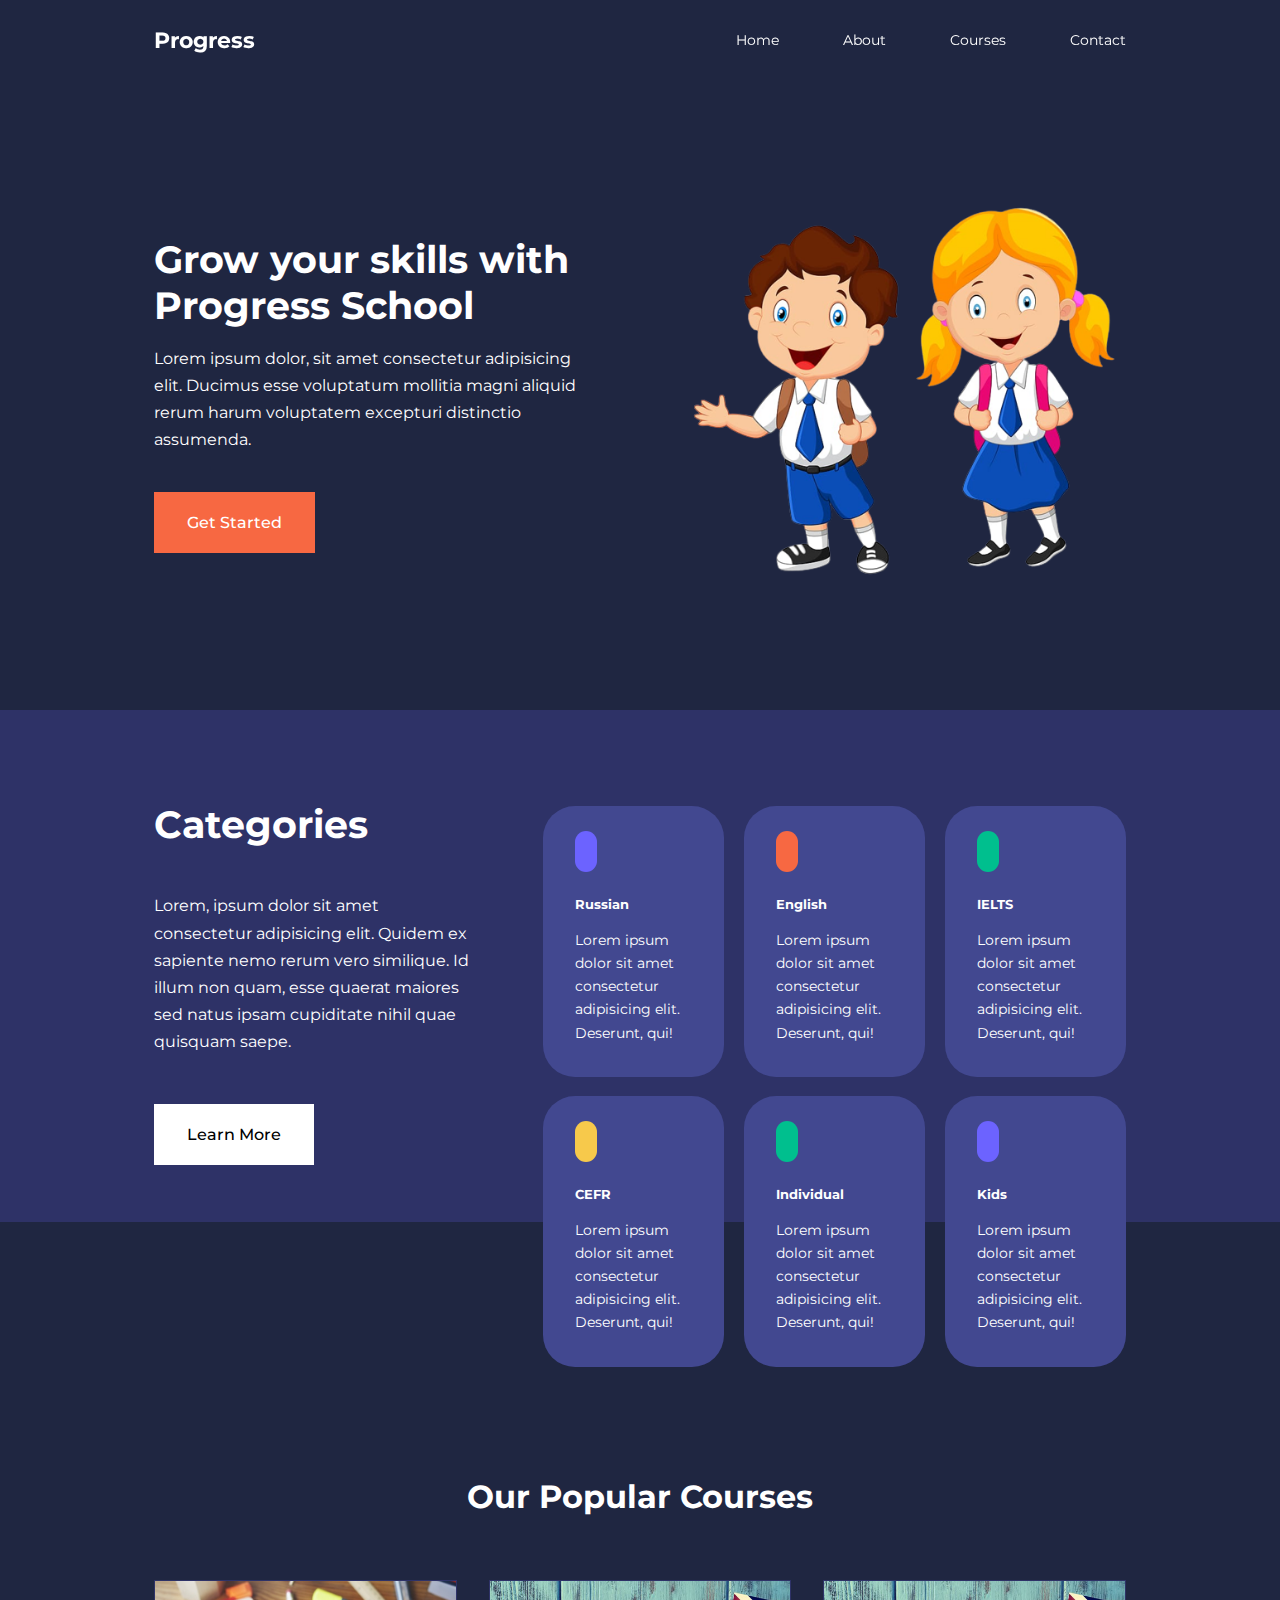
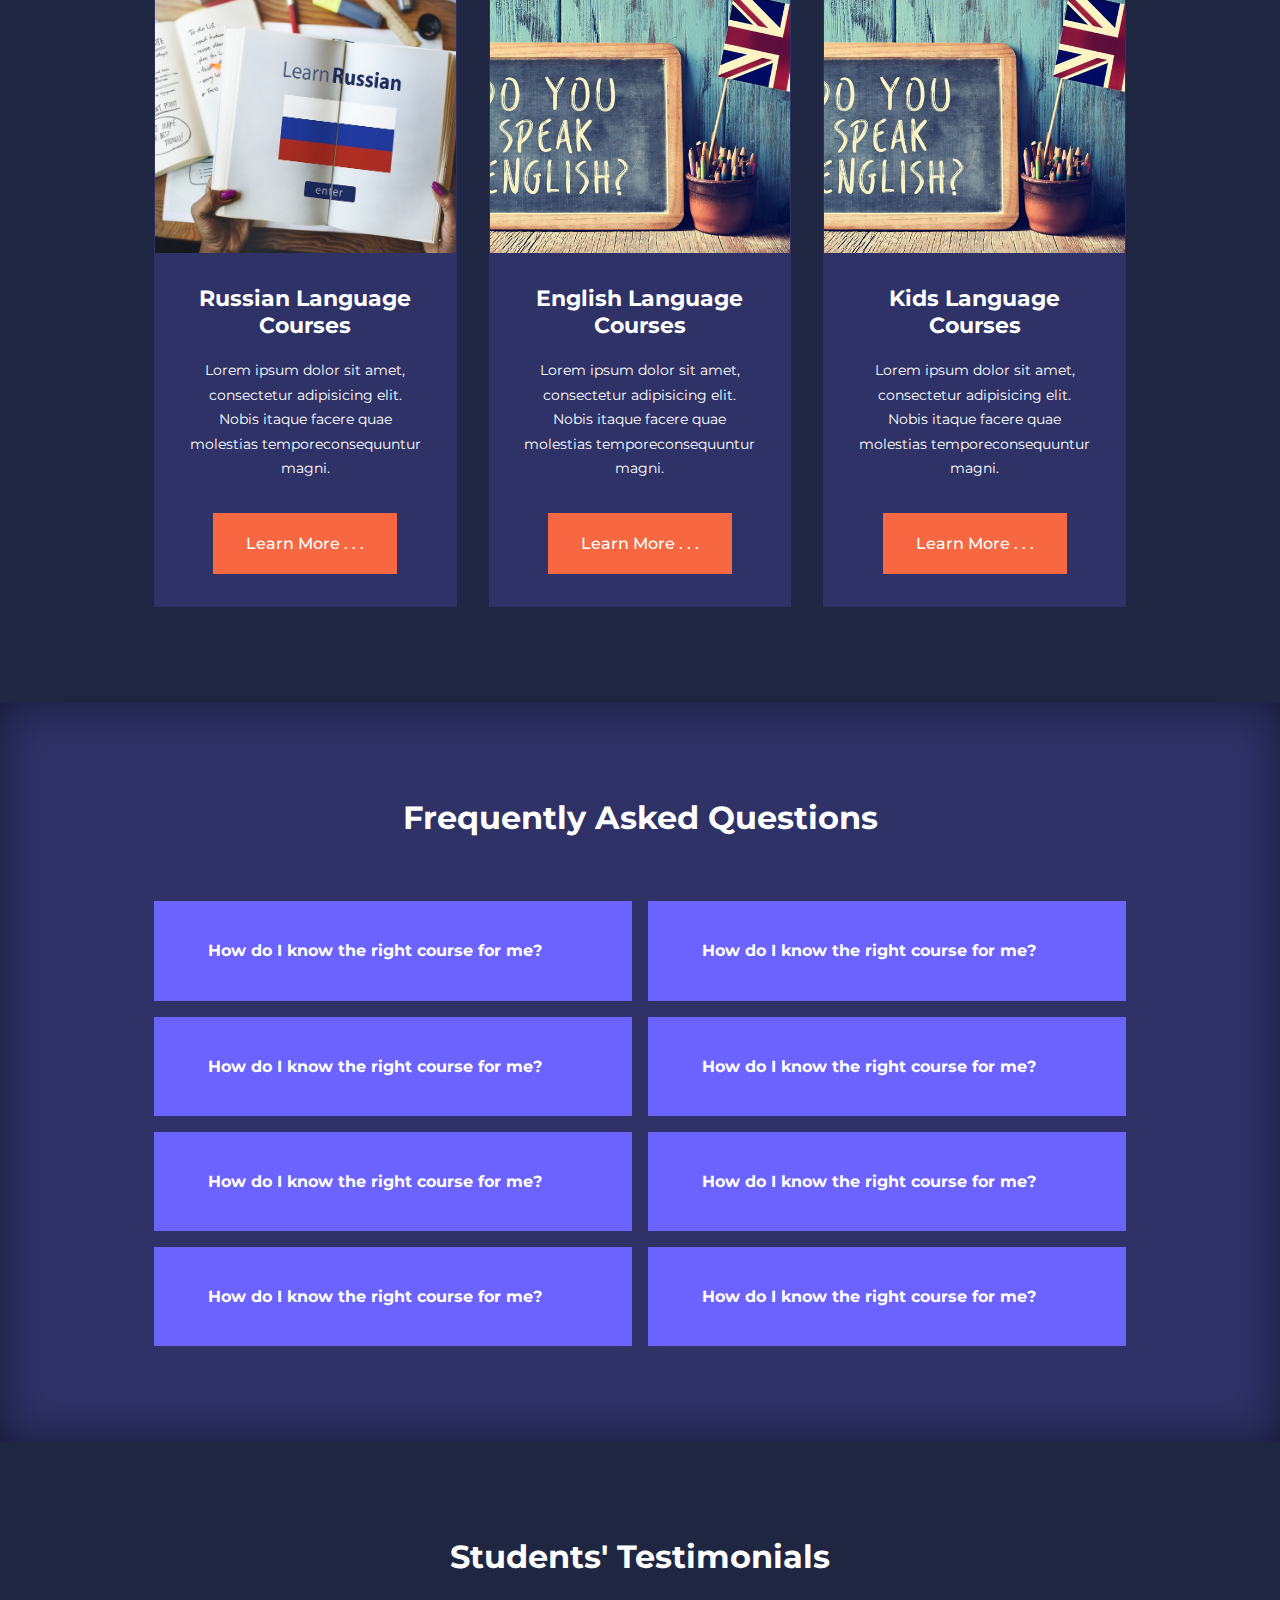
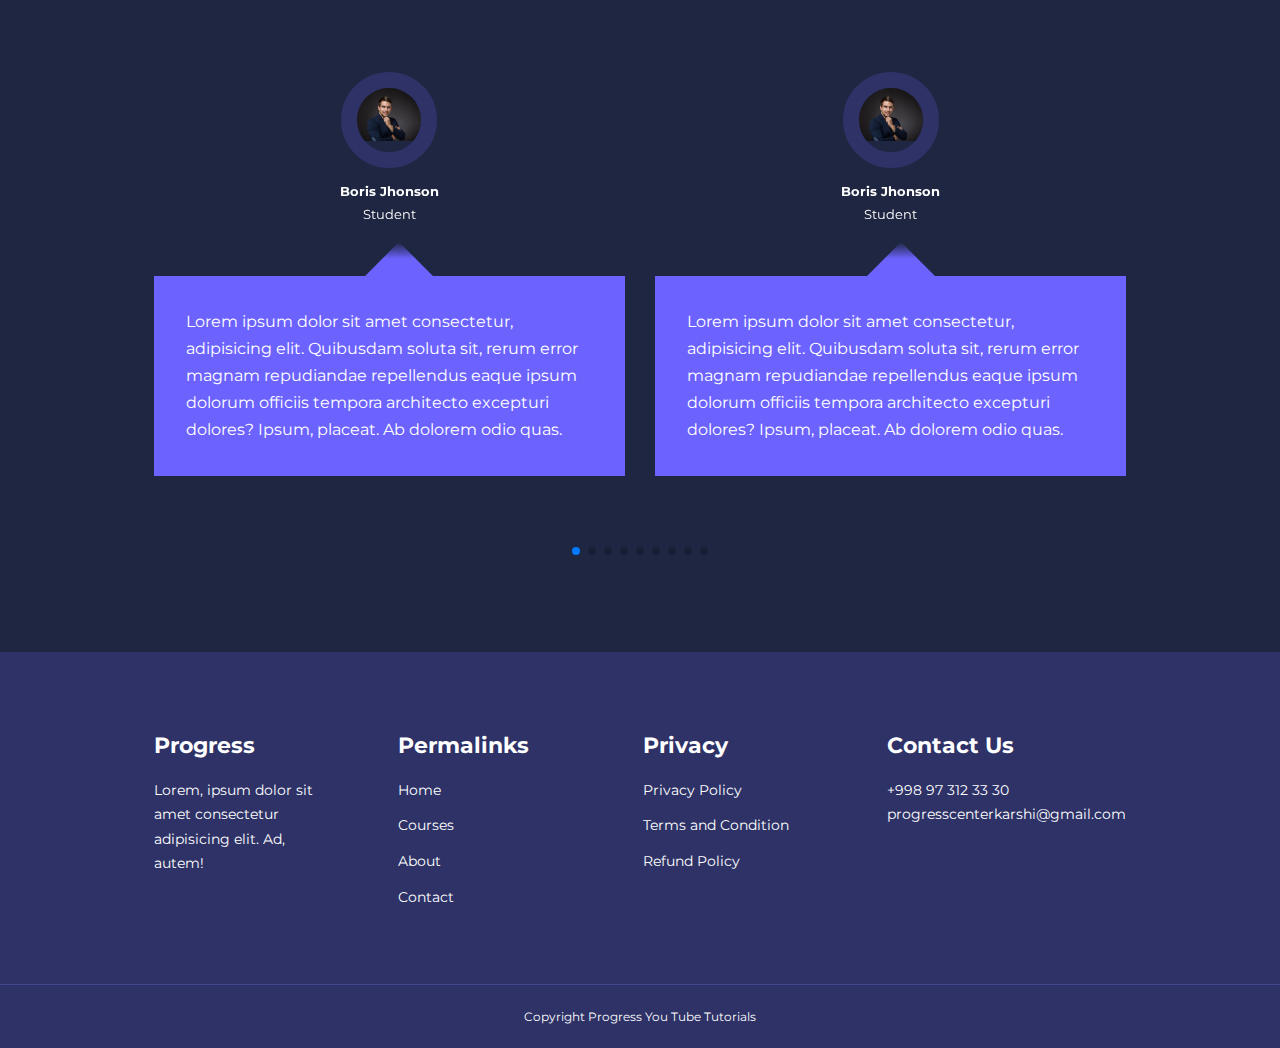
<file: index.html>
<!DOCTYPE html>
<html lang="en">

<head>
    <meta charset="UTF-8">
    <meta http-equiv="X-UA-Compatible" content="IE=edge">
    <meta name="viewport" content="width=device-width, initial-scale=1.0">
    <title>Progress Center</title>

    <!-- Font Awesome cdn -->

    <link rel="stylesheet" href="https://cdnjs.cloudflare.com/ajax/libs/font-awesome/6.4.0/css/all.min.css"
        integrity="sha512-iecdLmaskl7CVkqkXNQ/ZH/XLlvWZOJyj7Yy7tcenmpD1ypASozpmT/E0iPtmFIB46ZmdtAc9eNBvH0H/ZpiBw=="
        crossorigin="anonymous" referrerpolicy="no-referrer" />

    <!--Font family MONTSERRAT-->

    <link rel="preconnect" href="https://fonts.googleapis.com">
    <link rel="preconnect" href="https://fonts.gstatic.com" crossorigin>
    <link href="https://fonts.googleapis.com/css2?family=Montserrat:wght@300;400;500;600;700;800;900&display=swap"
        rel="stylesheet">

    <!-- ============    SWIPER JS   ========= -->

    <link rel="stylesheet" href="https://cdn.jsdelivr.net/npm/swiper@9/swiper-bundle.min.css" />

    <!--==============    Style Css   ===============-->

    <link rel="stylesheet" href="./css/index.css">
</head>

<body>

    <!-- ===========================            N A V B A R         ===============================-->
    <nav>
        <div class="container nav__container">
            <a href="#">
                <h4>Progress</h4>
            </a>
            <ul class="nav__menu">
                <li><a href="#">Home</a></li>
                <li><a href="./about.html" target="_blank">About</a></li>
                <li><a href="./courses.html" target="_blank">Courses</a></li>
                <li><a href="./contact.html" target="_blank">Contact</a></li>
            </ul>
            <button id="open-menu-btn"><i class="fa-solid fa-bars"></i></button>
            <button id="close-menu-btn"><i class="fa-solid fa-xmark"></i></button>
        </div>
    </nav>


    <!-- ============================         N A V B A R   E N D         =========================== -->



    <!-- ===========================              H E A D E R           ===============================-->


    <header>
        <div class="container header__container">
            <div class="header__left">
                <h1>Grow your skills with Progress School </h1>
                <p>Lorem ipsum dolor, sit amet consectetur adipisicing elit. Ducimus esse voluptatum mollitia magni
                    aliquid rerum harum voluptatem excepturi distinctio assumenda.</p>

                <a href="./courses.html" target="_blank" class="btn btn-primary">Get Started</a>
            </div>

            <div class="header__right">
                <div class="header__right-image">
                    <img class="header__right-img" src="./images/school-children-removebg-preview.png">
                </div>
            </div>
        </div>
    </header>

    <!-- ============================         H E A D E R   E N D         =========================== -->


    <!-- ===========================          C A T E G O R I E S         ===============================-->

    <section class="categories">
        <div class="container categories__container">

            <div class="categories__left">
                <h1>Categories</h1>
                <p>Lorem, ipsum dolor sit amet consectetur adipisicing elit. Quidem ex sapiente nemo rerum vero
                    similique. Id illum non quam, esse quaerat maiores sed natus ipsam cupiditate nihil quae quisquam
                    saepe.</p>

                <a href="#" class="btn">Learn More</a>
            </div>


            <div class="categories__right">
                <article class="category">
                    <span class="category__icon">
                        <i class="fa-solid fa-globe"></i>
                    </span>
                    <h5>Russian</h5>
                    <p>Lorem ipsum dolor sit amet consectetur adipisicing elit. Deserunt, qui!</p>
                </article>

                <article class="category">
                    <span class="category__icon">
                        <i class="fa-solid fa-language"></i>
                    </span>
                    <h5>English</h5>
                    <p>Lorem ipsum dolor sit amet consectetur adipisicing elit. Deserunt, qui!</p>
                </article>

                <article class="category">
                    <span class="category__icon">
                        <i class="fa-solid fa-certificate"></i>
                    </span>
                    <h5>IELTS</h5>
                    <p>Lorem ipsum dolor sit amet consectetur adipisicing elit. Deserunt, qui!</p>
                </article>

                <article class="category">
                    <span class="category__icon">
                        <i class="fa-solid fa-certificate"></i>
                    </span>
                    <h5>CEFR</h5>
                    <p>Lorem ipsum dolor sit amet consectetur adipisicing elit. Deserunt, qui!</p>
                </article>

                <article class="category">
                    <span class="category__icon">
                        <i class="fa-solid fa-user"></i>
                    </span>
                    <h5>Individual</h5>
                    <p>Lorem ipsum dolor sit amet consectetur adipisicing elit. Deserunt, qui!</p>
                </article>

                <article class="category">
                    <span class="category__icon">
                        <i class="fa-solid fa-palette"></i>
                    </span>
                    <h5>Kids</h5>
                    <p>Lorem ipsum dolor sit amet consectetur adipisicing elit. Deserunt, qui!</p>
                </article>


            </div>

        </div>
    </section>


    <!-- ============================    C A T E G O R I E S    E N D     ============================== -->




    <!-- ============================    O U R   P O P U L A R   C O U R S E S     ============================== -->

    <section class="courses">
        <h2>Our Popular Courses</h2>
        <div class="container courses__container">
            <article class="course">
                <div class="course__image">
                    <img src="./images/course1.jpg" class="course__img" alt="">
                </div>
                <div class="course__info">
                    <h4>Russian Language Courses</h4>
                    <p>Lorem ipsum dolor sit amet, consectetur adipisicing elit. Nobis itaque facere quae molestias
                        temporeconsequuntur magni.</p>
                    <a href="./courses.html" target="_blank" class="btn btn-primary">Learn More . . .</a>
                </div>
            </article>

            <article class="course">
                <div class="course__image">
                    <img src="./images/course2.jpg" class="course__img" alt="">
                </div>
                <div class="course__info">
                    <h4>English Language Courses</h4>
                    <p>Lorem ipsum dolor sit amet, consectetur adipisicing elit. Nobis itaque facere quae molestias
                        temporeconsequuntur magni.</p>
                    <a href="./courses.html" target="_blank" class="btn btn-primary">Learn More . . .</a>
                </div>
            </article>

            <article class="course">
                <div class="course__image">
                    <img src="./images/course2.jpg" class="course__img" alt="">
                </div>
                <div class="course__info">
                    <h4>Kids Language Courses</h4>
                    <p>Lorem ipsum dolor sit amet, consectetur adipisicing elit. Nobis itaque facere quae molestias
                        temporeconsequuntur magni.</p>
                    <a href="./courses.html" target="_blank" class="btn btn-primary">Learn More . . .</a>
                </div>
            </article>
        </div>
    </section>

    <!-- ============================    E N E   O F  P O P U L A R   C O U R S E S     ============================== -->



    <!-- ============================                      F A Q S                      ============================== -->


    <section class="faqs">
        <h2>Frequently Asked Questions</h2>
        <div class="container faqs__container">
            <article class="faq">
                <div class="faq__icon">
                    <i class="fa-solid fa-chevron-down"></i>
                </div>
                <div class="question__answer">
                    <h4>How do I know the right course for me?</h4>
                    <p>Lorem ipsum dolor sit amet consectetur adipisicing elit. Rerum beatae, maiores aperiam distinctio
                        aspernatur cum tempora saepe architecto quis consequuntur ab necessitatibus numquam blanditiis
                        soluta vel reiciendis, mollitia repellat sed!</p>
                    <!-- <i class="fa-solid fa-chevron-up"></i> -->
                </div>
            </article>

            <article class="faq">
                <div class="faq__icon">
                    <i class="fa-solid fa-chevron-down"></i>
                </div>
                <div class="question__answer">
                    <h4>How do I know the right course for me?</h4>
                    <p>Lorem ipsum dolor sit amet consectetur adipisicing elit. Rerum beatae, maiores aperiam distinctio
                        aspernatur cum tempora saepe architecto quis consequuntur ab necessitatibus numquam blanditiis
                        soluta vel reiciendis, mollitia repellat sed!</p>
                    <!-- <i class="fa-solid fa-chevron-up"></i> -->
                </div>
            </article>

            <article class="faq">
                <div class="faq__icon">
                    <i class="fa-solid fa-chevron-down"></i>
                </div>
                <div class="question__answer">
                    <h4>How do I know the right course for me?</h4>
                    <p>Lorem ipsum dolor sit amet consectetur adipisicing elit. Rerum beatae, maiores aperiam distinctio
                        aspernatur cum tempora saepe architecto quis consequuntur ab necessitatibus numquam blanditiis
                        soluta vel reiciendis, mollitia repellat sed!</p>
                    <!-- <i class="fa-solid fa-chevron-up"></i> -->
                </div>
            </article>

            <article class="faq">
                <div class="faq__icon">
                    <i class="fa-solid fa-chevron-down"></i>
                </div>
                <div class="question__answer">
                    <h4>How do I know the right course for me?</h4>
                    <p>Lorem ipsum dolor sit amet consectetur adipisicing elit. Rerum beatae, maiores aperiam distinctio
                        aspernatur cum tempora saepe architecto quis consequuntur ab necessitatibus numquam blanditiis
                        soluta vel reiciendis, mollitia repellat sed!</p>
                    <!-- <i class="fa-solid fa-chevron-up"></i> -->
                </div>
            </article>

            <article class="faq">
                <div class="faq__icon">
                    <i class="fa-solid fa-chevron-down"></i>
                </div>
                <div class="question__answer">
                    <h4>How do I know the right course for me?</h4>
                    <p>Lorem ipsum dolor sit amet consectetur adipisicing elit. Rerum beatae, maiores aperiam distinctio
                        aspernatur cum tempora saepe architecto quis consequuntur ab necessitatibus numquam blanditiis
                        soluta vel reiciendis, mollitia repellat sed!</p>
                    <!-- <i class="fa-solid fa-chevron-up"></i> -->
                </div>
            </article>

            <article class="faq">
                <div class="faq__icon">
                    <i class="fa-solid fa-chevron-down"></i>
                </div>
                <div class="question__answer">
                    <h4>How do I know the right course for me?</h4>
                    <p>Lorem ipsum dolor sit amet consectetur adipisicing elit. Rerum beatae, maiores aperiam distinctio
                        aspernatur cum tempora saepe architecto quis consequuntur ab necessitatibus numquam blanditiis
                        soluta vel reiciendis, mollitia repellat sed!</p>
                    <!-- <i class="fa-solid fa-chevron-up"></i> -->
                </div>
            </article>

            <article class="faq">
                <div class="faq__icon">
                    <i class="fa-solid fa-chevron-down"></i>
                </div>
                <div class="question__answer">
                    <h4>How do I know the right course for me?</h4>
                    <p>Lorem ipsum dolor sit amet consectetur adipisicing elit. Rerum beatae, maiores aperiam distinctio
                        aspernatur cum tempora saepe architecto quis consequuntur ab necessitatibus numquam blanditiis
                        soluta vel reiciendis, mollitia repellat sed!</p>
                    <!-- <i class="fa-solid fa-chevron-up"></i> -->
                </div>
            </article>

            <article class="faq">
                <div class="faq__icon">
                    <i class="fa-solid fa-chevron-down"></i>
                </div>
                <div class="question__answer">
                    <h4>How do I know the right course for me?</h4>
                    <p>Lorem ipsum dolor sit amet consectetur adipisicing elit. Rerum beatae, maiores aperiam distinctio
                        aspernatur cum tempora saepe architecto quis consequuntur ab necessitatibus numquam blanditiis
                        soluta vel reiciendis, mollitia repellat sed!</p>
                    <!-- <i class="fa-solid fa-chevron-up"></i> -->
                </div>
            </article>
        </div>
    </section>

    <!-- ============================    E N D   OF   F A Q S     ============================== -->


    <!-- ============================    S T U D E N T S   T E S T I M O N I A L S     ============================== -->

    <section class="container testimonials__container mySwiper">
        <h2>Students' Testimonials</h2>
        <div class="swiper-wrapper">
            <article class="testimonial swiper-slide">
                <div class="avatar">
                    <img src="./images/student.webp" alt="">
                </div>
                <div class="testimonial__info">
                    <h5>Boris Jhonson</h5>
                    <small>Student</small>
                </div>
                <div class="testimonial__body">
                    <p>Lorem ipsum dolor sit amet consectetur, adipisicing elit. Quibusdam soluta sit, rerum error
                        magnam repudiandae repellendus eaque ipsum dolorum officiis tempora architecto excepturi
                        dolores? Ipsum, placeat. Ab dolorem odio quas.</p>
                </div>
            </article>

            <article class="testimonial swiper-slide">
                <div class="avatar">
                    <img src="./images/student.webp" alt="">
                </div>
                <div class="testimonial__info">
                    <h5>Boris Jhonson</h5>
                    <small>Student</small>
                </div>
                <div class="testimonial__body">
                    <p>Lorem ipsum dolor sit amet consectetur, adipisicing elit. Quibusdam soluta sit, rerum error
                        magnam repudiandae repellendus eaque ipsum dolorum officiis tempora architecto excepturi
                        dolores? Ipsum, placeat. Ab dolorem odio quas.</p>
                </div>
            </article>

            <article class="testimonial swiper-slide">
                <div class="avatar">
                    <img src="./images/student.webp" alt="">
                </div>
                <div class="testimonial__info">
                    <h5>Boris Jhonson</h5>
                    <small>Student</small>
                </div>
                <div class="testimonial__body">
                    <p>Lorem ipsum dolor sit amet consectetur, adipisicing elit. Quibusdam soluta sit, rerum error
                        magnam repudiandae repellendus eaque ipsum dolorum officiis tempora architecto excepturi
                        dolores? Ipsum, placeat. Ab dolorem odio quas.</p>
                </div>
            </article>

            <article class="testimonial swiper-slide">
                <div class="avatar">
                    <img src="./images/student.webp" alt="">
                </div>
                <div class="testimonial__info">
                    <h5>Boris Jhonson</h5>
                    <small>Student</small>
                </div>
                <div class="testimonial__body">
                    <p>Lorem ipsum dolor sit amet consectetur, adipisicing elit. Quibusdam soluta sit, rerum error
                        magnam repudiandae repellendus eaque ipsum dolorum officiis tempora architecto excepturi
                        dolores? Ipsum, placeat. Ab dolorem odio quas.</p>
                </div>
            </article>

            <article class="testimonial swiper-slide">
                <div class="avatar">
                    <img src="./images/student.webp" alt="">
                </div>
                <div class="testimonial__info">
                    <h5>Boris Jhonson</h5>
                    <small>Student</small>
                </div>
                <div class="testimonial__body">
                    <p>Lorem ipsum dolor sit amet consectetur, adipisicing elit. Quibusdam soluta sit, rerum error
                        magnam repudiandae repellendus eaque ipsum dolorum officiis tempora architecto excepturi
                        dolores? Ipsum, placeat. Ab dolorem odio quas.</p>
                </div>
            </article>

            <article class="testimonial swiper-slide">
                <div class="avatar">
                    <img src="./images/student.webp" alt="">
                </div>
                <div class="testimonial__info">
                    <h5>Boris Jhonson</h5>
                    <small>Student</small>
                </div>
                <div class="testimonial__body">
                    <p>Lorem ipsum dolor sit amet consectetur, adipisicing elit. Quibusdam soluta sit, rerum error
                        magnam repudiandae repellendus eaque ipsum dolorum officiis tempora architecto excepturi
                        dolores? Ipsum, placeat. Ab dolorem odio quas.</p>
                </div>
            </article>

            <article class="testimonial swiper-slide">
                <div class="avatar">
                    <img src="./images/student.webp" alt="">
                </div>
                <div class="testimonial__info">
                    <h5>Boris Jhonson</h5>
                    <small>Student</small>
                </div>
                <div class="testimonial__body">
                    <p>Lorem ipsum dolor sit amet consectetur, adipisicing elit. Quibusdam soluta sit, rerum error
                        magnam repudiandae repellendus eaque ipsum dolorum officiis tempora architecto excepturi
                        dolores? Ipsum, placeat. Ab dolorem odio quas.</p>
                </div>
            </article>

            <article class="testimonial swiper-slide">
                <div class="avatar">
                    <img src="./images/student.webp" alt="">
                </div>
                <div class="testimonial__info">
                    <h5>Boris Jhonson</h5>
                    <small>Student</small>
                </div>
                <div class="testimonial__body">
                    <p>Lorem ipsum dolor sit amet consectetur, adipisicing elit. Quibusdam soluta sit, rerum error
                        magnam repudiandae repellendus eaque ipsum dolorum officiis tempora architecto excepturi
                        dolores? Ipsum, placeat. Ab dolorem odio quas.</p>
                </div>
            </article>

            <article class="testimonial swiper-slide">
                <div class="avatar">
                    <img src="./images/student.webp" alt="">
                </div>
                <div class="testimonial__info">
                    <h5>Boris Jhonson</h5>
                    <small>Student</small>
                </div>
                <div class="testimonial__body">
                    <p>Lorem ipsum dolor sit amet consectetur, adipisicing elit. Quibusdam soluta sit, rerum error
                        magnam repudiandae repellendus eaque ipsum dolorum officiis tempora architecto excepturi
                        dolores? Ipsum, placeat. Ab dolorem odio quas.</p>
                </div>
            </article>

            <article class="testimonial swiper-slide">
                <div class="avatar">
                    <img src="./images/student.webp" alt="">
                </div>
                <div class="testimonial__info">
                    <h5>Boris Jhonson</h5>
                    <small>Student</small>
                </div>
                <div class="testimonial__body">
                    <p>Lorem ipsum dolor sit amet consectetur, adipisicing elit. Quibusdam soluta sit, rerum error
                        magnam repudiandae repellendus eaque ipsum dolorum officiis tempora architecto excepturi
                        dolores? Ipsum, placeat. Ab dolorem odio quas.</p>
                </div>
            </article>
        </div>
        <div class="swiper-pagination"></div>
    </section>


    <!-- ============= F O O T E R ========== -->

    <footer class="footer">
        <div class="container footer__container">
            <div class="footer__1">
                <a href="#" class="footer__logo"><h4>Progress</h4></a>
                <p>Lorem, ipsum dolor sit amet consectetur adipisicing elit. Ad, autem!</p>
            </div>
            <div class="footer__2">
                <ul class="permalinks">
                    <h4>Permalinks</h4>
                    <li><a href="#">Home</a></li>
                    <li><a href="./courses.html" target="_blank">Courses</a></li>
                    <li><a href="./about.html" target="_blank">About</a></li>
                    <li><a href="./contact.html" target="_blank">Contact</a></li>
                </ul>
            </div>
            <div class="footer__3">
                <h4>Privacy</h4>
                <ul class="privacy">
                    <li><a href="#">Privacy Policy</a></li>
                    <li><a href="#">Terms and Condition</a></li>
                    <li><a href="#">Refund Policy</a></li>
                </ul>
            </div>
            <div class="footer__4">
                <h4>Contact Us</h4>
                <div>
                    <p> +998 97 312 33 30</p>
                    <p> progresscenterkarshi@gmail.com</p>
                </div>
                <ul class="footer__socials">
                    <li><a href="https://instagram.com/progress_center.karshi?igshid=YmMyMTA2M2Y="><i class="fa-brands fa-instagram"></i></a></li>
                    <li><a href="#"><i class="fa-brands fa-facebook"></i></a></li>
                    <li><a href="#"><i class="fa-brands fa-twitter"></i></a></li>
                    <li><a href="#"><i class="fa-brands fa-linkedin"></i></a></li>
                </ul>
            </div>
        </div>
        
        <div class="footer__copyright">
            <small>Copyright Progress You Tube Tutorials</small>
        </div>
    </footer>





    <script src="https://cdn.jsdelivr.net/npm/swiper@9/swiper-bundle.min.js"></script>
    <script src="./main.js"></script>

    <script>
        var swiper = new Swiper(".mySwiper", {
            slidesPerView: 1,
            spaceBetween: 30,
            pagination: {
                el: ".swiper-pagination",
                clickable: true,
            },
            //  window >= 600px

            breakpoints:{
                600:{
                    slidesPerView: 2 
                }
            }
        });
    </script>

</body>

</html>
</file>
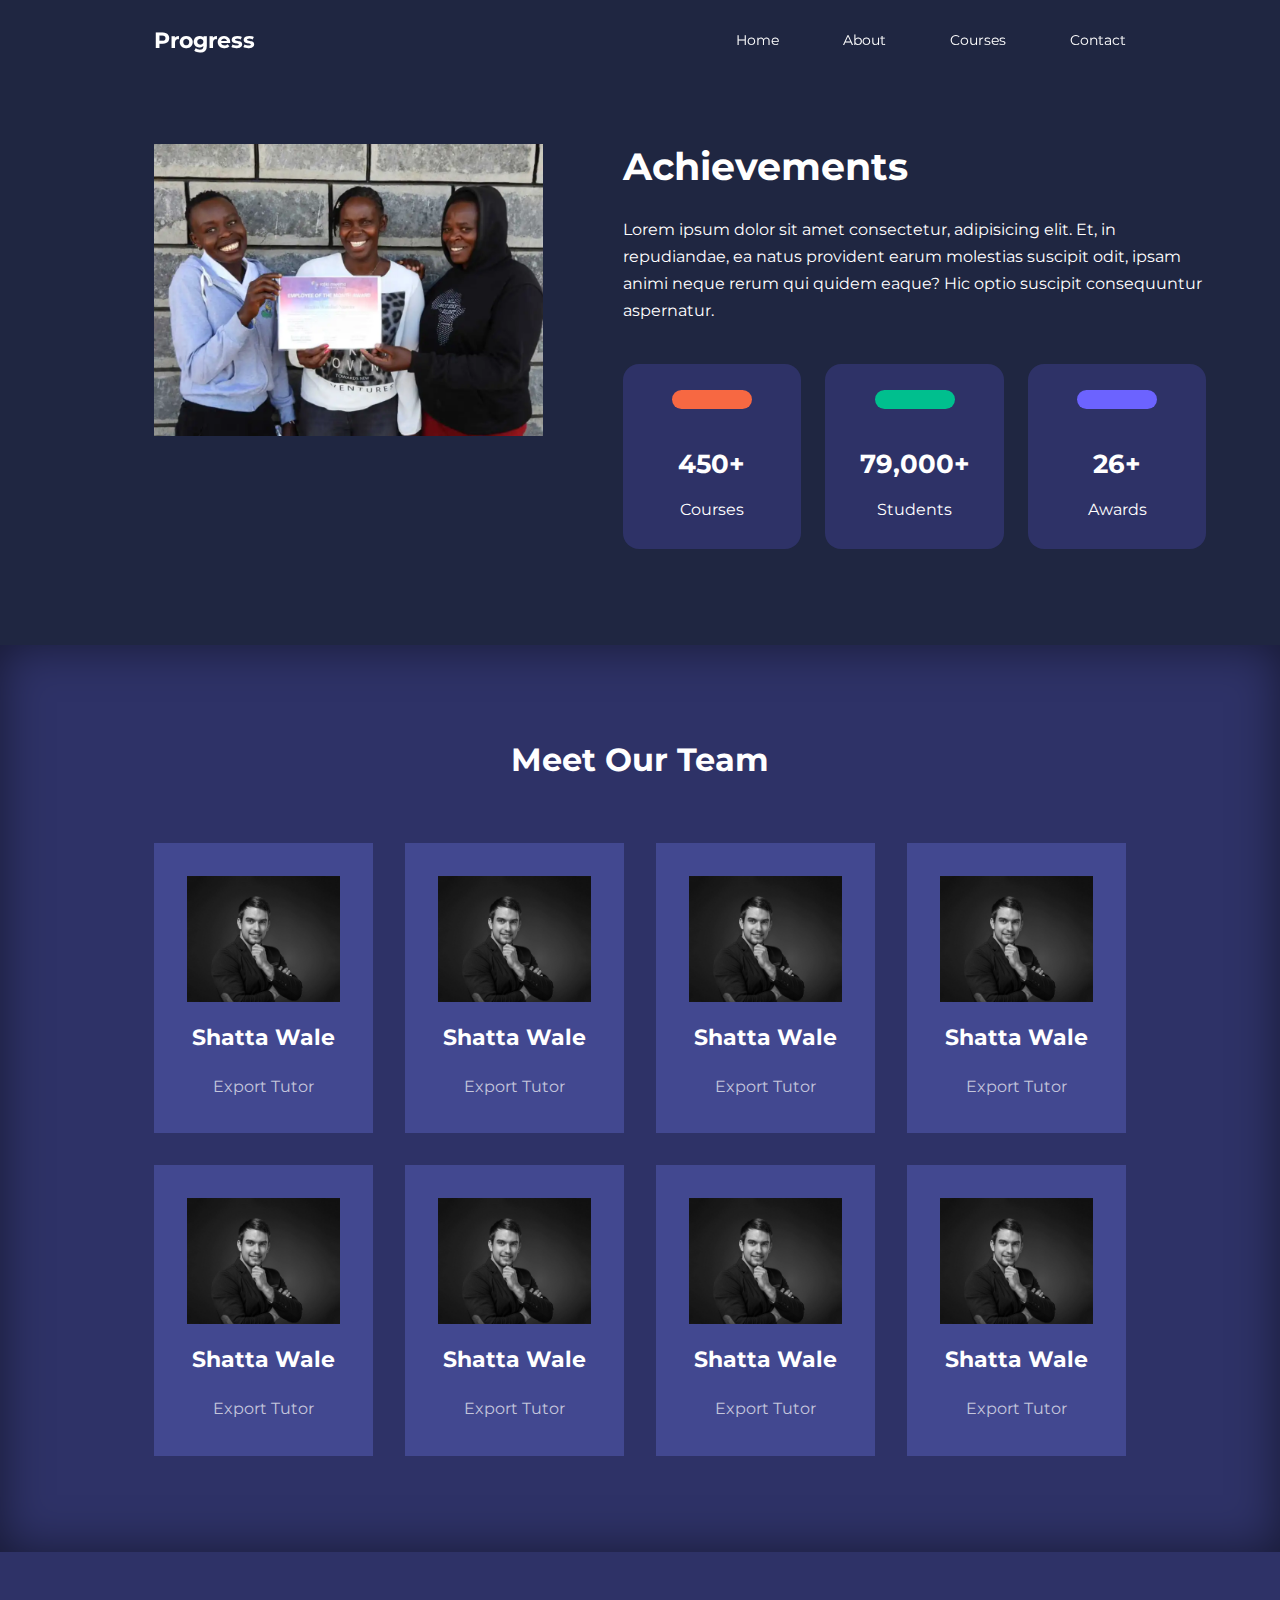
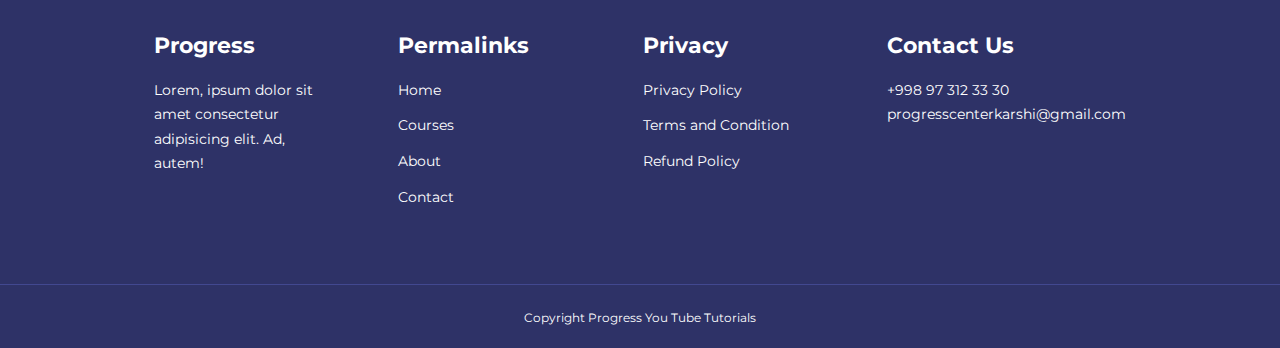
<file: about.html>
<!DOCTYPE html>
<html lang="en">

<head>
    <meta charset="UTF-8">
    <meta http-equiv="X-UA-Compatible" content="IE=edge">
    <meta name="viewport" content="width=device-width, initial-scale=1.0">
    <title>Progress About Us</title>

    <!-- Font Awesome cdn -->

    <link rel="stylesheet" href="https://cdnjs.cloudflare.com/ajax/libs/font-awesome/6.4.0/css/all.min.css"
        integrity="sha512-iecdLmaskl7CVkqkXNQ/ZH/XLlvWZOJyj7Yy7tcenmpD1ypASozpmT/E0iPtmFIB46ZmdtAc9eNBvH0H/ZpiBw=="
        crossorigin="anonymous" referrerpolicy="no-referrer" />

    <!--Font family MONTSERRAT-->

    <link rel="preconnect" href="https://fonts.googleapis.com">
    <link rel="preconnect" href="https://fonts.gstatic.com" crossorigin>
    <link href="https://fonts.googleapis.com/css2?family=Montserrat:wght@300;400;500;600;700;800;900&display=swap"
        rel="stylesheet">

    <!-- ============    SWIPER JS   ========= -->

    <!-- <link rel="stylesheet" href="https://cdn.jsdelivr.net/npm/swiper@9/swiper-bundle.min.css" /> -->

    <!--==============    Style Css   ===============-->

    <link rel="stylesheet" href="./css/index.css">
    <link rel="stylesheet" href="./css/about.css">
</head>

<body>

    <!-- ===========================            N A V B A R         ===============================-->
    <nav>
        <div class="container nav__container">
            <a href="#">
                <h4>Progress</h4>
            </a>
            <ul class="nav__menu">
                <li><a href="./index.html" target="_blank">Home</a></li>
                <li><a href="#">About</a></li>
                <li><a href="./courses.html" target="_blank">Courses</a></li>
                <li><a href="./contact.html" target="_blank">Contact</a></li>
            </ul>
            <button id="open-menu-btn"><i class="fa-solid fa-bars"></i></button>
            <button id="close-menu-btn"><i class="fa-solid fa-xmark"></i></button>
        </div>
    </nav>


    <!-- ============================         N A V B A R   E N D         =========================== -->





    <!-- ===========================          A CH I E V E M E N T S         ===============================-->




    <section class="about__achievements">
        <div class="container about__achievements__container">
            <div class="about__achievements-left">
                <img src="./images/staff.webp" alt="staff">
            </div>
            <div class="about__achievements-right">
                <h1>Achievements</h1>
                <p>Lorem ipsum dolor sit amet consectetur, adipisicing elit. Et, in repudiandae, ea natus provident
                    earum molestias suscipit odit, ipsam animi neque rerum qui quidem eaque? Hic optio suscipit
                    consequuntur aspernatur.</p>
                    <div class="achievements__cards">
                        <article class="achievement__card">
                            <span class="achievement__icon">
                                <i class="fa-sharp fa-solid fa-video"></i>
                            </span>
                            <h3>450+</h3>
                            <p>Courses</p>
                        </article>
                        <article class="achievement__card">
                            <span class="achievement__icon">
                                <i class="fa-solid fa-users"></i>
                            </span>
                            <h3>79,000+</h3>
                            <p>Students</p>
                        </article>
                        <article class="achievement__card">
                            <span class="achievement__icon">
                                <i class="fa-solid fa-award"></i>
                            </span>
                            <h3>26+</h3>
                            <p>Awards</p>
                        </article>
                    </div>
            </div>
        </div>
    </section>

    <!-- ===========================          A CH I E V E M E N T S   E N D         ===============================-->


    <!-- ===========================                 O U R    T E A M                ================================-->



    <section class="team">
        <h2>Meet Our Team</h2>
        <div class="container team__container">
            <article class="team__member">
                <div class="team__member-image">
                    <img src="./images/student.webp">
                </div>
                <div class="team__member-info">
                    <h4>Shatta Wale</h4>
                    <p>Export Tutor</p>
                </div>
                <div class="team__member-socials">
                    <a href="https://instagram.com/progress_center.karshi?igshid=YmMyMTA2M2Y=" target="_blank"><i class="fa-brands fa-instagram"></i></a>
                    <a href="https://instagram.com/progress_center.karshi?igshid=YmMyMTA2M2Y=" target="_blank"><i class="fa-brands fa-facebook"></i></a>
                    <a href="https://instagram.com/progress_center.karshi?igshid=YmMyMTA2M2Y=" target="_blank"><i class="fa-brands fa-twitter"></i></a>
                </div>
            </article>

            <article class="team__member">
                <div class="team__member-image">
                    <img src="./images/student.webp">
                </div>
                <div class="team__member-info">
                    <h4>Shatta Wale</h4>
                    <p>Export Tutor</p>
                </div>
                <div class="team__member-socials">
                    <a href="https://instagram.com/progress_center.karshi?igshid=YmMyMTA2M2Y=" target="_blank"><i class="fa-brands fa-instagram"></i></a>
                    <a href="https://instagram.com/progress_center.karshi?igshid=YmMyMTA2M2Y=" target="_blank"><i class="fa-brands fa-facebook"></i></a>
                    <a href="https://instagram.com/progress_center.karshi?igshid=YmMyMTA2M2Y=" target="_blank"><i class="fa-brands fa-twitter"></i></a>
                </div>
            </article>

            <article class="team__member">
                <div class="team__member-image">
                    <img src="./images/student.webp">
                </div>
                <div class="team__member-info">
                    <h4>Shatta Wale</h4>
                    <p>Export Tutor</p>
                </div>
                <div class="team__member-socials">
                    <a href="https://instagram.com/progress_center.karshi?igshid=YmMyMTA2M2Y=" target="_blank"><i class="fa-brands fa-instagram"></i></a>
                    <a href="https://instagram.com/progress_center.karshi?igshid=YmMyMTA2M2Y=" target="_blank"><i class="fa-brands fa-facebook"></i></a>
                    <a href="https://instagram.com/progress_center.karshi?igshid=YmMyMTA2M2Y=" target="_blank"><i class="fa-brands fa-twitter"></i></a>
                </div>
            </article>

            <article class="team__member">
                <div class="team__member-image">
                    <img src="./images/student.webp">
                </div>
                <div class="team__member-info">
                    <h4>Shatta Wale</h4>
                    <p>Export Tutor</p>
                </div>
                <div class="team__member-socials">
                    <a href="https://instagram.com/progress_center.karshi?igshid=YmMyMTA2M2Y=" target="_blank"><i class="fa-brands fa-instagram"></i></a>
                    <a href="https://instagram.com/progress_center.karshi?igshid=YmMyMTA2M2Y=" target="_blank"><i class="fa-brands fa-facebook"></i></a>
                    <a href="https://instagram.com/progress_center.karshi?igshid=YmMyMTA2M2Y=" target="_blank"><i class="fa-brands fa-twitter"></i></a>
                </div>
            </article>

            <article class="team__member">
                <div class="team__member-image">
                    <img src="./images/student.webp">
                </div>
                <div class="team__member-info">
                    <h4>Shatta Wale</h4>
                    <p>Export Tutor</p>
                </div>
                <div class="team__member-socials">
                    <a href="https://instagram.com/progress_center.karshi?igshid=YmMyMTA2M2Y=" target="_blank"><i class="fa-brands fa-instagram"></i></a>
                    <a href="https://instagram.com/progress_center.karshi?igshid=YmMyMTA2M2Y=" target="_blank"><i class="fa-brands fa-facebook"></i></a>
                    <a href="https://instagram.com/progress_center.karshi?igshid=YmMyMTA2M2Y=" target="_blank"><i class="fa-brands fa-twitter"></i></a>
                </div>
            </article>

            <article class="team__member">
                <div class="team__member-image">
                    <img src="./images/student.webp">
                </div>
                <div class="team__member-info">
                    <h4>Shatta Wale</h4>
                    <p>Export Tutor</p>
                </div>
                <div class="team__member-socials">
                    <a href="https://instagram.com/progress_center.karshi?igshid=YmMyMTA2M2Y=" target="_blank"><i class="fa-brands fa-instagram"></i></a>
                    <a href="https://instagram.com/progress_center.karshi?igshid=YmMyMTA2M2Y=" target="_blank"><i class="fa-brands fa-facebook"></i></a>
                    <a href="https://instagram.com/progress_center.karshi?igshid=YmMyMTA2M2Y=" target="_blank"><i class="fa-brands fa-twitter"></i></a>
                </div>
            </article>

            <article class="team__member">
                <div class="team__member-image">
                    <img src="./images/student.webp">
                </div>
                <div class="team__member-info">
                    <h4>Shatta Wale</h4>
                    <p>Export Tutor</p>
                </div>
                <div class="team__member-socials">
                    <a href="https://instagram.com/progress_center.karshi?igshid=YmMyMTA2M2Y=" target="_blank"><i class="fa-brands fa-instagram"></i></a>
                    <a href="https://instagram.com/progress_center.karshi?igshid=YmMyMTA2M2Y=" target="_blank"><i class="fa-brands fa-facebook"></i></a>
                    <a href="https://instagram.com/progress_center.karshi?igshid=YmMyMTA2M2Y=" target="_blank"><i class="fa-brands fa-twitter"></i></a>
                </div>
            </article>

            <article class="team__member">
                <div class="team__member-image">
                    <img src="./images/student.webp">
                </div>
                <div class="team__member-info">
                    <h4>Shatta Wale</h4>
                    <p>Export Tutor</p>
                </div>
                <div class="team__member-socials">
                    <a href="https://instagram.com/progress_center.karshi?igshid=YmMyMTA2M2Y=" target="_blank"><i class="fa-brands fa-instagram"></i></a>
                    <a href="https://instagram.com/progress_center.karshi?igshid=YmMyMTA2M2Y=" target="_blank"><i class="fa-brands fa-facebook"></i></a>
                    <a href="https://instagram.com/progress_center.karshi?igshid=YmMyMTA2M2Y=" target="_blank"><i class="fa-brands fa-twitter"></i></a>
                </div>
            </article>
        </div>
    </section>



    <!-- ===========================                 O U R    T E A M   E N D               ================================-->




    <!-- ============= F O O T E R ========== -->

    <footer class="footer">
        <div class="container footer__container">
            <div class="footer__1">
                <a href="#" class="footer__logo">
                    <h4>Progress</h4>
                </a>
                <p>Lorem, ipsum dolor sit amet consectetur adipisicing elit. Ad, autem!</p>
            </div>
            <div class="footer__2">
                <ul class="permalinks">
                    <h4>Permalinks</h4>
                    <li><a href="#">Home</a></li>
                    <li><a href="./courses.html" target="_blank">Courses</a></li>
                    <li><a href="./about.html" target="_blank">About</a></li>
                    <li><a href="./contact.html" target="_blank">Contact</a></li>
                </ul>
            </div>
            <div class="footer__3">
                <h4>Privacy</h4>
                <ul class="privacy">
                    <li><a href="#">Privacy Policy</a></li>
                    <li><a href="#">Terms and Condition</a></li>
                    <li><a href="#">Refund Policy</a></li>
                </ul>
            </div>
            <div class="footer__4">
                <h4>Contact Us</h4>
                <div>
                    <p> +998 97 312 33 30</p>
                    <p> progresscenterkarshi@gmail.com</p>
                </div>
                <ul class="footer__socials">
                    <li><a href="https://instagram.com/progress_center.karshi?igshid=YmMyMTA2M2Y="><i
                                class="fa-brands fa-instagram"></i></a></li>
                    <li><a href="#"><i class="fa-brands fa-facebook"></i></a></li>
                    <li><a href="#"><i class="fa-brands fa-twitter"></i></a></li>
                    <li><a href="#"><i class="fa-brands fa-linkedin"></i></a></li>
                </ul>
            </div>
        </div>

        <div class="footer__copyright">
            <small>Copyright Progress You Tube Tutorials</small>
        </div>
    </footer>
    <!-- <script src="https://cdn.jsdelivr.net/npm/swiper@9/swiper-bundle.min.js"></script> -->
    <script src="./main.js"></script>

    <!-- <script>
            var swiper = new Swiper(".mySwiper", {
                slidesPerView: 1,
                spaceBetween: 30,
                pagination: {
                    el: ".swiper-pagination",
                    clickable: true,
                },
                //  window >= 600px
    
                breakpoints:{
                    600:{
                        slidesPerView: 2 
                    }
                }
            });
        </script> -->

</body>

</html>
</file>
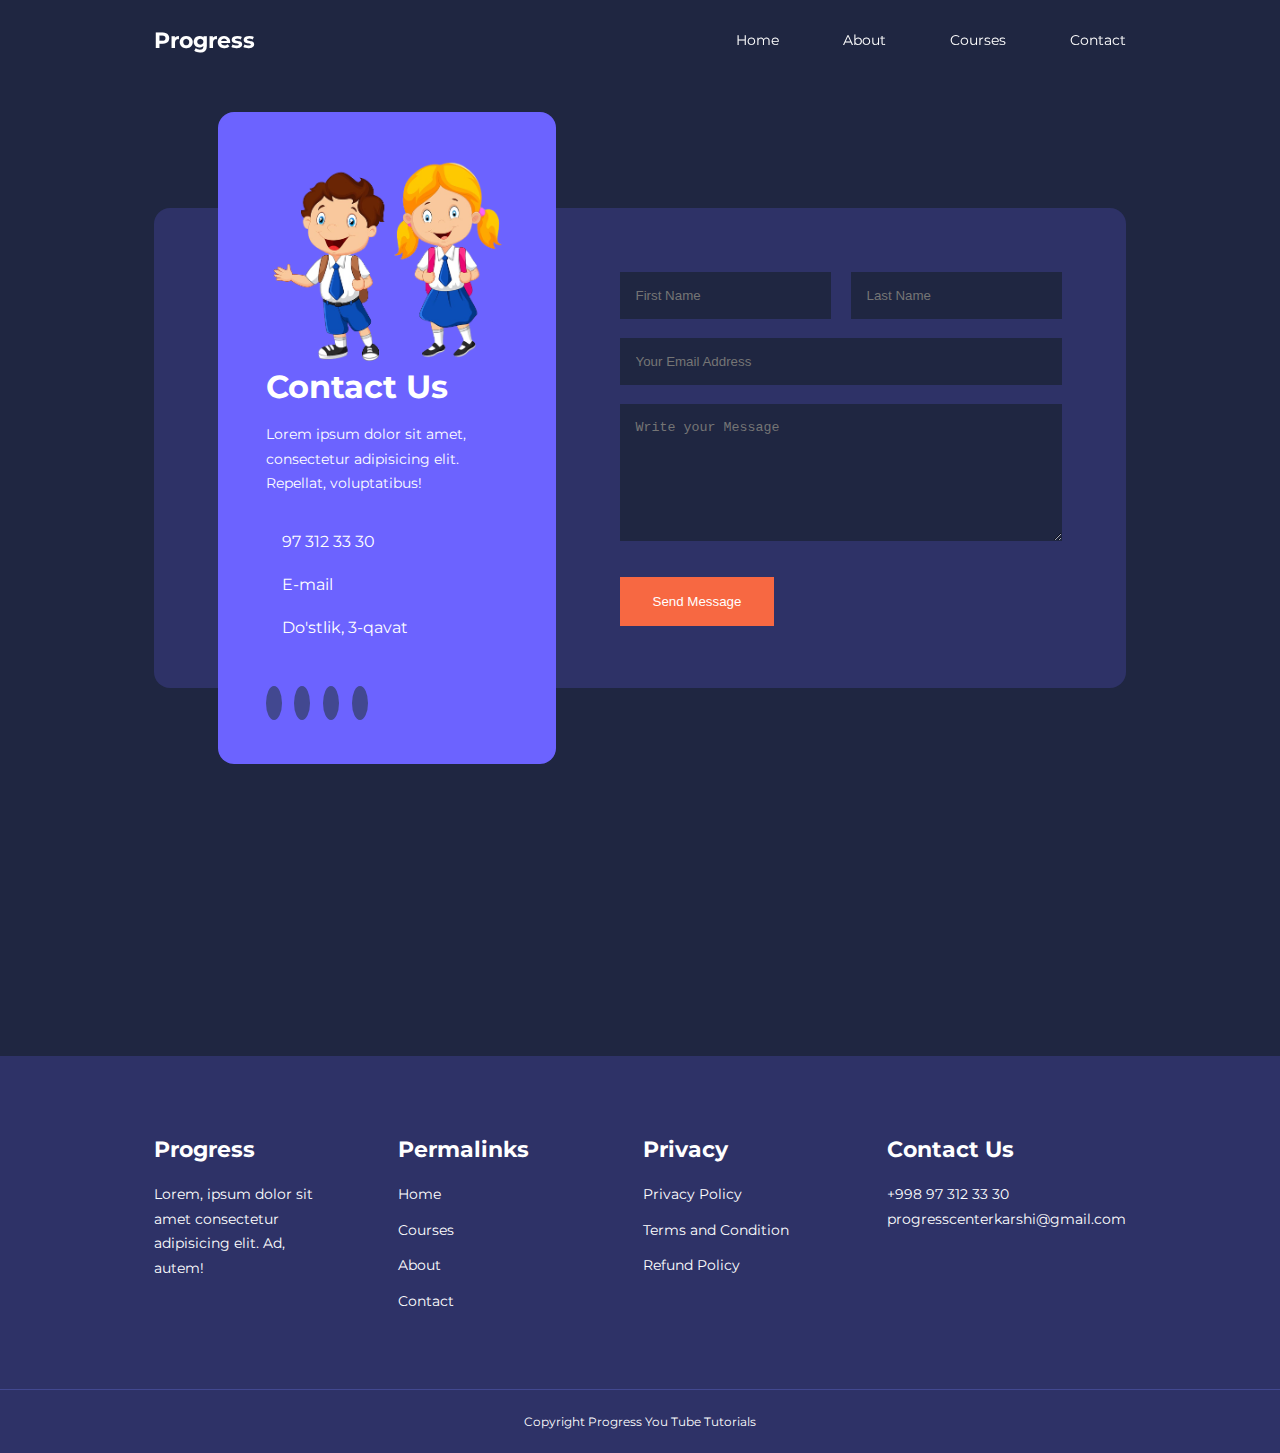
<file: contact.html>
<!DOCTYPE html>
<html lang="en">

<head>
    <meta charset="UTF-8">
    <meta http-equiv="X-UA-Compatible" content="IE=edge">
    <meta name="viewport" content="width=device-width, initial-scale=1.0">
    <title>Progress Center</title>

    <!-- Font Awesome cdn -->

    <link rel="stylesheet" href="https://cdnjs.cloudflare.com/ajax/libs/font-awesome/6.4.0/css/all.min.css"
        integrity="sha512-iecdLmaskl7CVkqkXNQ/ZH/XLlvWZOJyj7Yy7tcenmpD1ypASozpmT/E0iPtmFIB46ZmdtAc9eNBvH0H/ZpiBw=="
        crossorigin="anonymous" referrerpolicy="no-referrer" />

    <!--Font family MONTSERRAT-->

    <link rel="preconnect" href="https://fonts.googleapis.com">
    <link rel="preconnect" href="https://fonts.gstatic.com" crossorigin>
    <link href="https://fonts.googleapis.com/css2?family=Montserrat:wght@300;400;500;600;700;800;900&display=swap"
        rel="stylesheet">

    <!-- ============    SWIPER JS   ========= -->

    <!-- <link rel="stylesheet" href="https://cdn.jsdelivr.net/npm/swiper@9/swiper-bundle.min.css" /> -->

    <!--==============    Style Css   ===============-->

    <link rel="stylesheet" href="./css/index.css">
    <link rel="stylesheet" href="./css/contact.css">
</head>

<body>

    <!-- ===========================            N A V B A R         ===============================-->
    <nav>
        <div class="container nav__container">
            <a href="#">
                <h4>Progress</h4>
            </a>
            <ul class="nav__menu">
                <li><a href="#">Home</a></li>
                <li><a href="./about.html" target="_blank">About</a></li>
                <li><a href="./courses.html" target="_blank">Courses</a></li>
                <li><a href="./contact.html" target="_blank">Contact</a></li>
            </ul>
            <button id="open-menu-btn"><i class="fa-solid fa-bars"></i></button>
            <button id="close-menu-btn"><i class="fa-solid fa-xmark"></i></button>
        </div>
    </nav>


    <!-- ============================         N A V B A R   E N D         =========================== -->



    <section class="contact">
        <div class="container contact__container">
            <aside class="contact__aside">
                <div class="aside-image">
                    <img src="./images/school-children-removebg-preview.png" alt="">
                </div>
                <h2>Contact Us</h2>
                <p>Lorem ipsum dolor sit amet, consectetur adipisicing elit. Repellat, voluptatibus!</p>
                <ul class="contact__details">
                    <li>
                        <i class="fa-sharp fa-solid fa-phone-volume"></i>
                        <a href="tel:+998973123330">97 312 33 30</a>
                    </li>
                    <li>
                        <i class="fa-solid fa-envelope"></i>
                        <a href="mailto: progresscenterkarshi@gmail.com">E-mail</a>
                    </li>
                    <li>
                        <i class="fa-solid fa-location-dot"></i>
                        <a href="https://goo.gl/maps/sRvSRSEPrYn9pPMv6">Do'stlik, 3-qavat</a>
                    </li>
                </ul>
                <ul class="contact__socials">
                    <li><a href="https://instagram.com/progress_center.karshi?igshid=YmMyMTA2M2Y="><i
                                class="fa-brands fa-instagram"></i></a></li>
                    <li><a href="#"><i class="fa-brands fa-facebook"></i></a></li>
                    <li><a href="#"><i class="fa-brands fa-twitter"></i></a></li>
                    <li><a href="#"><i class="fa-brands fa-linkedin"></i></a></li>
                </ul>
            </aside>

            <form class="contact__form">
                <div class="form__name">
                    <input type="text" name="First Name" placeholder="First Name" required>
                    <input type="text" name="Last Name" placeholder="Last Name" required>
                </div>
                <input type="email" name="Email Address" placeholder="Your Email Address" required>
                <textarea name="Message" placeholder="Write your Message" rows="7" required></textarea>
                <button type="submit" class="btn btn-primary">Send Message</button>
            </form>

        </div>
    </section>





    <!-- ============= F O O T E R ========== -->

    <footer class="footer">
        <div class="container footer__container">
            <div class="footer__1">
                <a href="#" class="footer__logo">
                    <h4>Progress</h4>
                </a>
                <p>Lorem, ipsum dolor sit amet consectetur adipisicing elit. Ad, autem!</p>
            </div>
            <div class="footer__2">
                <ul class="permalinks">
                    <h4>Permalinks</h4>
                    <li><a href="#">Home</a></li>
                    <li><a href="./courses.html" target="_blank">Courses</a></li>
                    <li><a href="./about.html" target="_blank">About</a></li>
                    <li><a href="./contact.html" target="_blank">Contact</a></li>
                </ul>
            </div>
            <div class="footer__3">
                <h4>Privacy</h4>
                <ul class="privacy">
                    <li><a href="#">Privacy Policy</a></li>
                    <li><a href="#">Terms and Condition</a></li>
                    <li><a href="#">Refund Policy</a></li>
                </ul>
            </div>
            <div class="footer__4">
                <h4>Contact Us</h4>
                <div>
                    <p> +998 97 312 33 30</p>
                    <p> progresscenterkarshi@gmail.com</p>
                </div>
                <ul class="footer__socials">
                    <li><a href="https://instagram.com/progress_center.karshi?igshid=YmMyMTA2M2Y="><i
                                class="fa-brands fa-instagram"></i></a></li>
                    <li><a href="#"><i class="fa-brands fa-facebook"></i></a></li>
                    <li><a href="#"><i class="fa-brands fa-twitter"></i></a></li>
                    <li><a href="#"><i class="fa-brands fa-linkedin"></i></a></li>
                </ul>
            </div>
        </div>

        <div class="footer__copyright">
            <small>Copyright Progress You Tube Tutorials</small>
        </div>
    </footer>





    <!-- <script src="https://cdn.jsdelivr.net/npm/swiper@9/swiper-bundle.min.js"></script> -->
    <script src="./main.js"></script>

    <!-- <script>
        var swiper = new Swiper(".mySwiper", {
            slidesPerView: 1,
            spaceBetween: 30,
            pagination: {
                el: ".swiper-pagination",
                clickable: true,
            },
            //  window >= 600px

            breakpoints:{
                600:{
                    slidesPerView: 2 
                }
            }
        });
    </script> -->

</body>

</html>
</file>
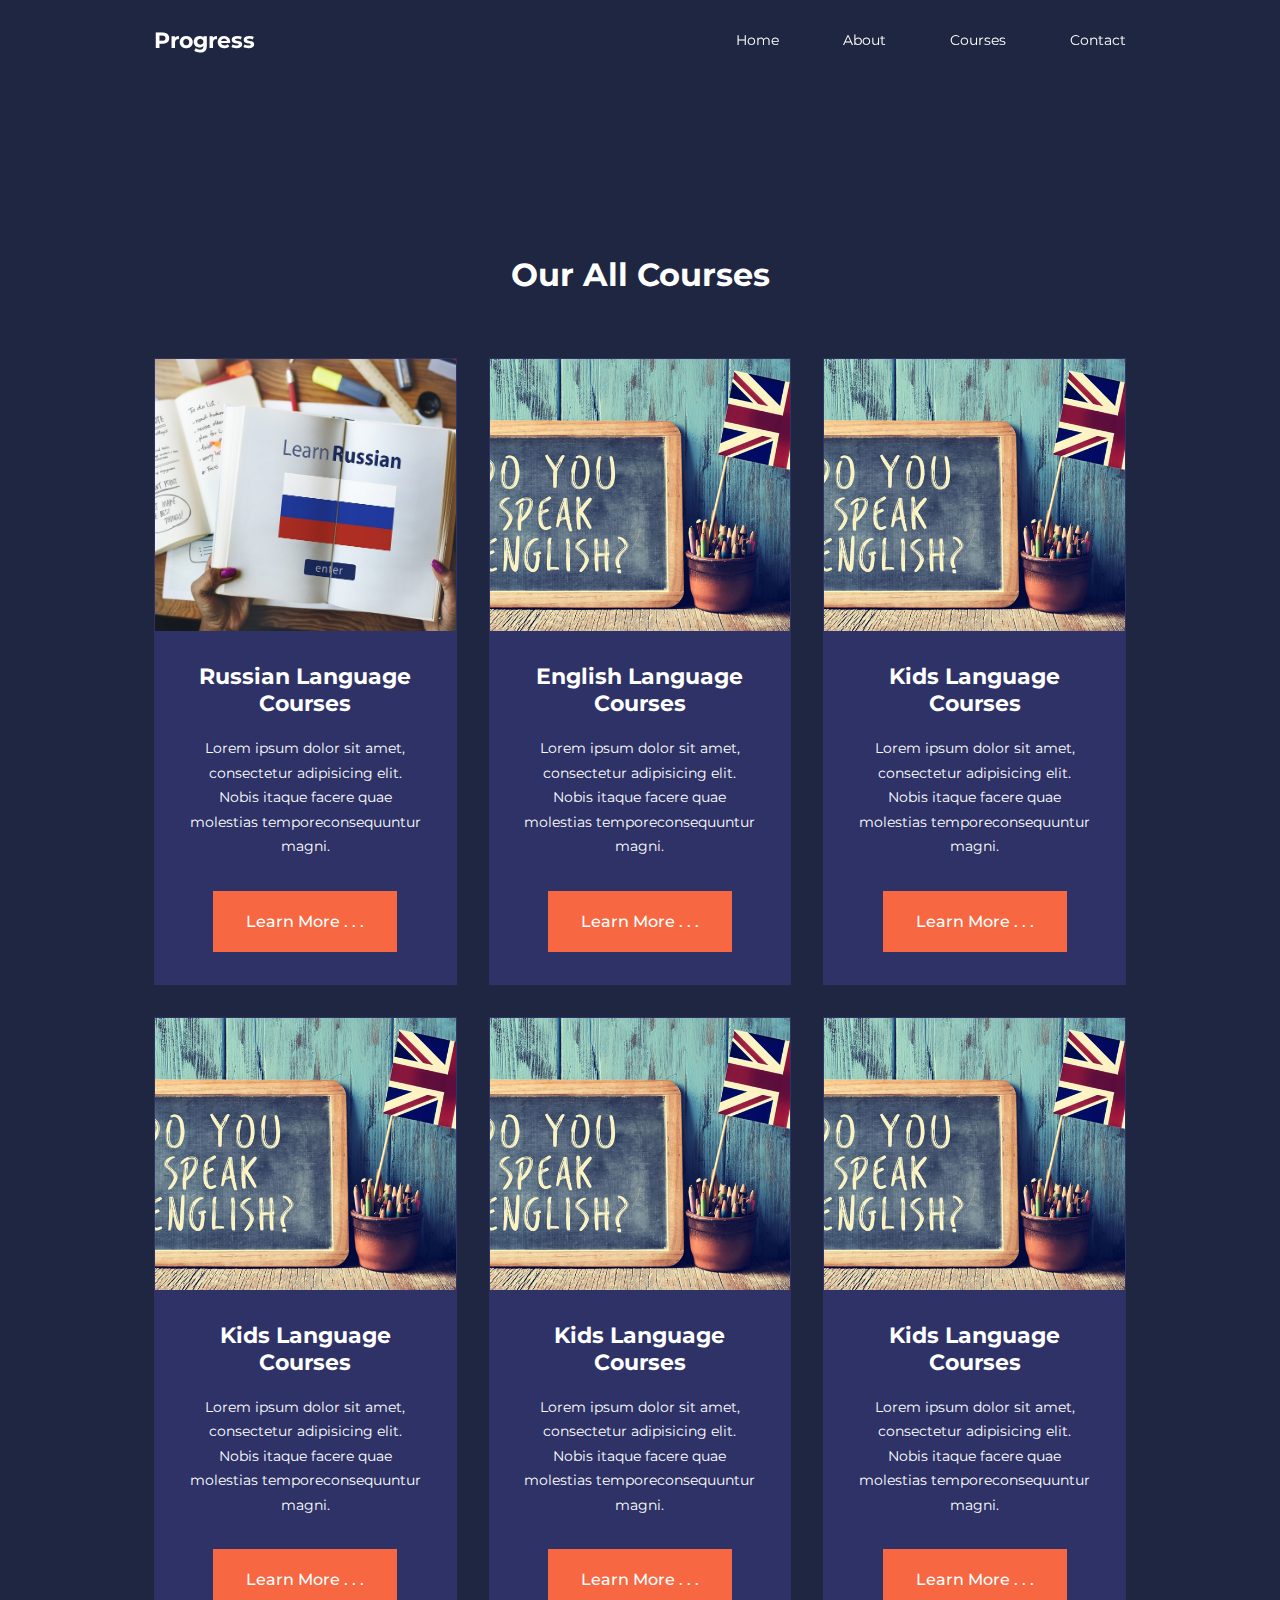
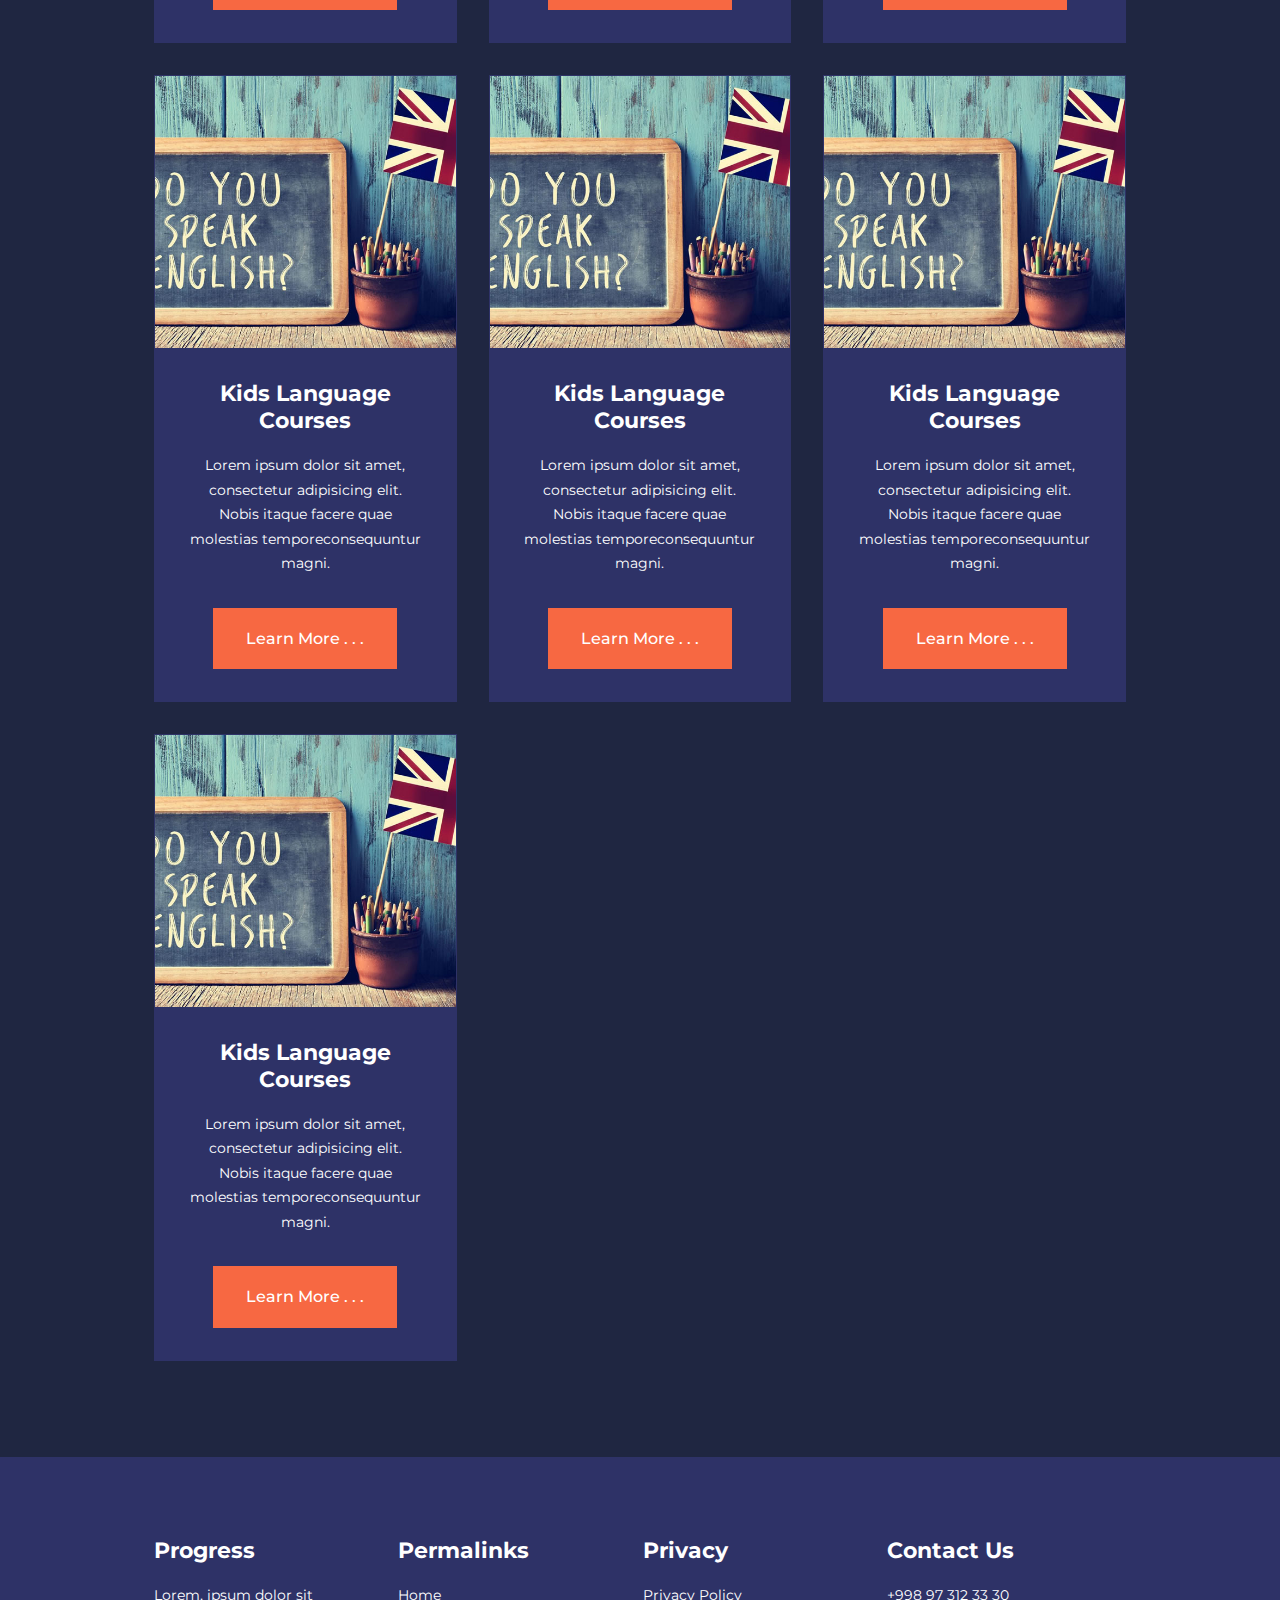
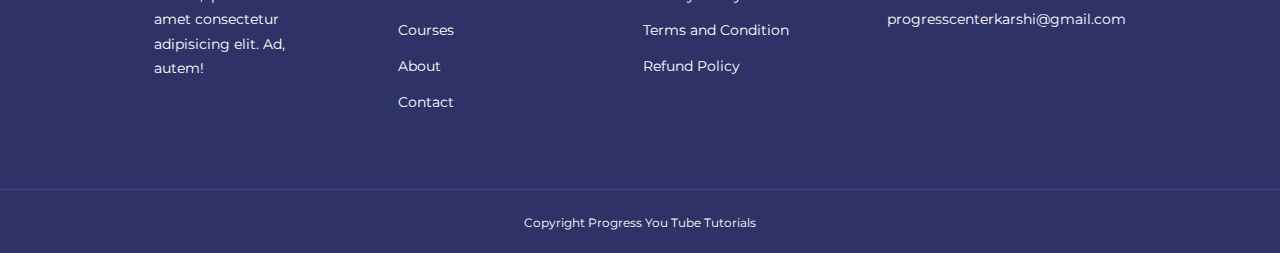
<file: courses.html>
<!DOCTYPE html>
<html lang="en">

<head>
    <meta charset="UTF-8">
    <meta http-equiv="X-UA-Compatible" content="IE=edge">
    <meta name="viewport" content="width=device-width, initial-scale=1.0">
    <title>Progress Courses</title>

    <!-- Font Awesome cdn -->

    <link rel="stylesheet" href="https://cdnjs.cloudflare.com/ajax/libs/font-awesome/6.4.0/css/all.min.css"
        integrity="sha512-iecdLmaskl7CVkqkXNQ/ZH/XLlvWZOJyj7Yy7tcenmpD1ypASozpmT/E0iPtmFIB46ZmdtAc9eNBvH0H/ZpiBw=="
        crossorigin="anonymous" referrerpolicy="no-referrer" />

    <!--Font family MONTSERRAT-->

    <link rel="preconnect" href="https://fonts.googleapis.com">
    <link rel="preconnect" href="https://fonts.gstatic.com" crossorigin>
    <link href="https://fonts.googleapis.com/css2?family=Montserrat:wght@300;400;500;600;700;800;900&display=swap"
        rel="stylesheet">

    <!-- ============    SWIPER JS   ========= -->

    <!-- <link rel="stylesheet" href="https://cdn.jsdelivr.net/npm/swiper@9/swiper-bundle.min.css" /> -->

    <!--==============    Style Css   ===============-->

    <link rel="stylesheet" href="./css/index.css">
</head>

<body>

    <!-- ===========================            N A V B A R         ===============================-->
    <nav>
        <div class="container nav__container">
            <a href="#">
                <h4>Progress</h4>
            </a>
            <ul class="nav__menu">
                <li><a href="#">Home</a></li>
                <li><a href="./about.html" target="_blank">About</a></li>
                <li><a href="./courses.html" target="_blank">Courses</a></li>
                <li><a href="./contact.html" target="_blank">Contact</a></li>
            </ul>
            <button id="open-menu-btn"><i class="fa-solid fa-bars"></i></button>
            <button id="close-menu-btn"><i class="fa-solid fa-xmark"></i></button>
        </div>
    </nav>


    <!-- ============================         N A V B A R   E N D         =========================== -->



     <!-- ============================    O U R   P O P U L A R   C O U R S E S     ============================== -->

     <section class="courses">
        <h2>Our All Courses</h2>
        <div class="container courses__container">
            <article class="course">
                <div class="course__image">
                    <img src="./images/course1.jpg" class="course__img" alt="">
                </div>
                <div class="course__info">
                    <h4>Russian Language Courses</h4>
                    <p>Lorem ipsum dolor sit amet, consectetur adipisicing elit. Nobis itaque facere quae molestias
                        temporeconsequuntur magni.</p>
                    <a href="./courses.html" target="_blank" class="btn btn-primary">Learn More . . .</a>
                </div>
            </article>

            <article class="course">
                <div class="course__image">
                    <img src="./images/course2.jpg" class="course__img" alt="">
                </div>
                <div class="course__info">
                    <h4>English Language Courses</h4>
                    <p>Lorem ipsum dolor sit amet, consectetur adipisicing elit. Nobis itaque facere quae molestias
                        temporeconsequuntur magni.</p>
                    <a href="./courses.html" target="_blank" class="btn btn-primary">Learn More . . .</a>
                </div>
            </article>

            <article class="course">
                <div class="course__image">
                    <img src="./images/course2.jpg" class="course__img" alt="">
                </div>
                <div class="course__info">
                    <h4>Kids Language Courses</h4>
                    <p>Lorem ipsum dolor sit amet, consectetur adipisicing elit. Nobis itaque facere quae molestias
                        temporeconsequuntur magni.</p>
                    <a href="./courses.html" target="_blank" class="btn btn-primary">Learn More . . .</a>
                </div>
            </article>

            <article class="course">
                <div class="course__image">
                    <img src="./images/course2.jpg" class="course__img" alt="">
                </div>
                <div class="course__info">
                    <h4>Kids Language Courses</h4>
                    <p>Lorem ipsum dolor sit amet, consectetur adipisicing elit. Nobis itaque facere quae molestias
                        temporeconsequuntur magni.</p>
                    <a href="./courses.html" target="_blank" class="btn btn-primary">Learn More . . .</a>
                </div>
            </article>

            <article class="course">
                <div class="course__image">
                    <img src="./images/course2.jpg" class="course__img" alt="">
                </div>
                <div class="course__info">
                    <h4>Kids Language Courses</h4>
                    <p>Lorem ipsum dolor sit amet, consectetur adipisicing elit. Nobis itaque facere quae molestias
                        temporeconsequuntur magni.</p>
                    <a href="./courses.html" target="_blank" class="btn btn-primary">Learn More . . .</a>
                </div>
            </article>

            <article class="course">
                <div class="course__image">
                    <img src="./images/course2.jpg" class="course__img" alt="">
                </div>
                <div class="course__info">
                    <h4>Kids Language Courses</h4>
                    <p>Lorem ipsum dolor sit amet, consectetur adipisicing elit. Nobis itaque facere quae molestias
                        temporeconsequuntur magni.</p>
                    <a href="./courses.html" target="_blank" class="btn btn-primary">Learn More . . .</a>
                </div>
            </article>

            <article class="course">
                <div class="course__image">
                    <img src="./images/course2.jpg" class="course__img" alt="">
                </div>
                <div class="course__info">
                    <h4>Kids Language Courses</h4>
                    <p>Lorem ipsum dolor sit amet, consectetur adipisicing elit. Nobis itaque facere quae molestias
                        temporeconsequuntur magni.</p>
                    <a href="./courses.html" target="_blank" class="btn btn-primary">Learn More . . .</a>
                </div>
            </article>

            <article class="course">
                <div class="course__image">
                    <img src="./images/course2.jpg" class="course__img" alt="">
                </div>
                <div class="course__info">
                    <h4>Kids Language Courses</h4>
                    <p>Lorem ipsum dolor sit amet, consectetur adipisicing elit. Nobis itaque facere quae molestias
                        temporeconsequuntur magni.</p>
                    <a href="./courses.html" target="_blank" class="btn btn-primary">Learn More . . .</a>
                </div>
            </article>

            <article class="course">
                <div class="course__image">
                    <img src="./images/course2.jpg" class="course__img" alt="">
                </div>
                <div class="course__info">
                    <h4>Kids Language Courses</h4>
                    <p>Lorem ipsum dolor sit amet, consectetur adipisicing elit. Nobis itaque facere quae molestias
                        temporeconsequuntur magni.</p>
                    <a href="./courses.html" target="_blank" class="btn btn-primary">Learn More . . .</a>
                </div>
            </article>

            <article class="course">
                <div class="course__image">
                    <img src="./images/course2.jpg" class="course__img" alt="">
                </div>
                <div class="course__info">
                    <h4>Kids Language Courses</h4>
                    <p>Lorem ipsum dolor sit amet, consectetur adipisicing elit. Nobis itaque facere quae molestias
                        temporeconsequuntur magni.</p>
                    <a href="./courses.html" target="_blank" class="btn btn-primary">Learn More . . .</a>
                </div>
            </article>
        </div>
    </section>

    <!-- ============================    E N E   O F  P O P U L A R   C O U R S E S     ============================== -->



    <!-- ============= F O O T E R ========== -->

    <footer class="footer">
        <div class="container footer__container">
            <div class="footer__1">
                <a href="#" class="footer__logo">
                    <h4>Progress</h4>
                </a>
                <p>Lorem, ipsum dolor sit amet consectetur adipisicing elit. Ad, autem!</p>
            </div>
            <div class="footer__2">
                <ul class="permalinks">
                    <h4>Permalinks</h4>
                    <li><a href="#">Home</a></li>
                    <li><a href="./courses.html" target="_blank">Courses</a></li>
                    <li><a href="./about.html" target="_blank">About</a></li>
                    <li><a href="./contact.html" target="_blank">Contact</a></li>
                </ul>
            </div>
            <div class="footer__3">
                <h4>Privacy</h4>
                <ul class="privacy">
                    <li><a href="#">Privacy Policy</a></li>
                    <li><a href="#">Terms and Condition</a></li>
                    <li><a href="#">Refund Policy</a></li>
                </ul>
            </div>
            <div class="footer__4">
                <h4>Contact Us</h4>
                <div>
                    <p> +998 97 312 33 30</p>
                    <p> progresscenterkarshi@gmail.com</p>
                </div>
                <ul class="footer__socials">
                    <li><a href="https://instagram.com/progress_center.karshi?igshid=YmMyMTA2M2Y="><i
                                class="fa-brands fa-instagram"></i></a></li>
                    <li><a href="#"><i class="fa-brands fa-facebook"></i></a></li>
                    <li><a href="#"><i class="fa-brands fa-twitter"></i></a></li>
                    <li><a href="#"><i class="fa-brands fa-linkedin"></i></a></li>
                </ul>
            </div>
        </div>

        <div class="footer__copyright">
            <small>Copyright Progress You Tube Tutorials</small>
        </div>
    </footer>





    <!-- <script src="https://cdn.jsdelivr.net/npm/swiper@9/swiper-bundle.min.js"></script> -->
    <script src="./main.js"></script>

    <!-- <script>
        var swiper = new Swiper(".mySwiper", {
            slidesPerView: 1,
            spaceBetween: 30,
            pagination: {
                el: ".swiper-pagination",
                clickable: true,
            },
            //  window >= 600px

            breakpoints: {
                600: {
                    slidesPerView: 2
                }
            }
        });
    </script> -->

</body>

</html>
</file>
<file: css/index.css>
* {
    margin: 0;
    padding: 0;
    border: 0;
    outline: 0;
    text-decoration: none;
    list-style: none;
    box-sizing: border-box;
}

:root {
    --color-primary: #6c63ff;
    --color-success: #00bf8e;
    --color-warning: #f7c94b;
    --color-danger: #f76842;
    --color-danger-variant: rgba(247, 88, 66, 0.4);
    --color-white: #fff;
    --color-light: rgba(255, 255, 255, 0.7);
    --color-black: #000;
    --color-bg: #1f2641;
    --color-bg1: #2e3267;
    --color-bg2: #424890;


    --container-width-lg: 76%;
    --container-width-md: 90%;
    --container-width-sm: 94%;

    --transition: all 400ms ease;

}

body {
    font-family: 'Montserrat', sans-serif;
    line-height: 1.7;
    color: var(--color-white);
    background: var(--color-bg);
}

.container {
    width: var(--container-width-lg);
    margin: 0 auto;
}

section {
    padding: 6rem 0;
}

section h2 {
    text-align: center;
    margin-bottom: 4rem;
}

h1,
h2,
h3,
h4,
h5 {
    line-height: 1.2;

}

h1 {
    font-size: 2.4rem;
}

h2 {
    font-size: 2rem;
}

h3 {
    font-size: 1.6rem;
}

h4 {
    font-size: 1.4rem;
}

a {
    color: var(--color-white);
}

img {
    width: 100%;
    display: block;
    object-fit: cover;
}

.btn {
    display: inline-block;
    background: var(--color-white);
    color: var(--color-black);
    padding: 1rem 2rem;
    border: 1px solid transparent;
    font-weight: 500;
    transition: var(--transition);
}

.btn:hover {
    background: transparent;
    color: var(--color-white);
    border-color: var(--color-white);
}

.btn-primary {
    background: var(--color-danger);
    color: var(--color-white);
}


/* ============================================           N A V B A R        ==============================*/


nav {
    background: transparent;
    width: 100vw;
    height: 5rem;
    position: fixed;
    top: 0;
    z-index: 11;
}

/* change navbar on scroll */
.window-scroll {
    transition: var(--transition);
    background: var(--color-primary);
    box-shadow: 0 1rem 2rem rgba(0, 0, 0, 0.2);
}

.nav__container {
    height: 100%;
    display: flex;
    justify-content: space-between;
    align-items: center;
}

nav button {
    display: none;
}

.nav__menu {
    display: flex;
    align-items: center;
    gap: 4rem;
}

.nav__menu a {
    font-size: 0.9rem;
    transition: var(--transition);
}

.nav__menu a:hover {
    color: var(--color-bg2);
}



/* ============================================           H E A D E R        ==============================*/


header {
    position: relative;
    top: 5rem;
    overflow: hidden;
    height: 70vh;
    margin-bottom: 5rem;
}

.header__container {
    display: grid;
    grid-template-columns: 1fr 1fr;
    align-items: center;
    gap: 5rem;
    height: 100%;
}

.header__left p {
    margin: 1rem 0 2.4rem;
}


/* ============================================           C A T E G O R I E S        ==============================*/

.categories {
    background: var(--color-bg1);
    height: 32rem;
}

.categories h1 {
    line-height: 1;
    margin-bottom: 3rem;
}

.categories__container {
    display: grid;
    grid-template-columns: 40% 60%;
    /* gap: 4rem; */
}

.categories__left {
    margin-right: 4rem;
}

.categories__left p {
    margin: 1rem 0 3rem;
}

.categories__right {
    display: grid;
    grid-template-columns: repeat(3, 1fr);
    gap: 1.2rem;
}

.category {
    background: var(--color-bg2);
    padding: 2rem;
    border-radius: 2rem;
    transition: var(--transition);
}

.category:hover {
    box-shadow: 0 3rem 3rem rgba(0, 0, 0, 0.3);
    z-index: 1;
}

.category:nth-child(2) .category__icon {
    background: var(--color-danger);
}

.category:nth-child(3) .category__icon {
    background: var(--color-success);
}

.category:nth-child(4) .category__icon {
    background: var(--color-warning);
}

.category:nth-child(5) .category__icon {
    background: var(--color-success);
}


.category__icon {
    background: var(--color-primary);
    padding: 0.7rem;
    border-radius: 0.9rem;

}

.category h5 {
    margin: 2rem 0 1rem;
}

.category p {
    font-size: 0.85rem;
}


/* ==================    P O P U L A R   C O U R S E S    ================ */

.courses {
    margin-top: 10rem;
}

.courses__container {
    display: grid;
    grid-template-columns: repeat(3, 1fr);
    gap: 2rem;
}

.course {
    background: var(--color-bg1);
    text-align: center;
    border: 1px solid transparent;
    transition: var(--transition);
}

.course:hover {
    background: transparent;
    border-color: var(--color-primary);
}

.course__img {
    height: 17rem;
    /* height: fit-content; */
}

.course__info {
    padding: 2rem;

}

.course__info p {
    margin: 1.2rem 0 2rem;
    font-size: 0.9rem
}

/* =========================       F A Q s     =========================*/

.faqs {
    background: var(--color-bg1);
    box-shadow: inset 0 0 3rem rgba(0, 0, 0, 0.5);
}

.faqs__container {
    display: grid;
    grid-template-columns: 1fr 1fr;
    gap: 1rem;
}

.faq {
    padding: 2rem;
    display: flex;
    align-items: center;
    gap: 1.4rem;
    height: fit-content;
    background: var(--color-primary);
    cursor: pointer;
}

.faq h4 {
    font-size: 1rem;
    line-height: 2.2;
}

.faq__icon {
    align-self: flex-start;
    font-size: 1.2rem;
}

.faq p {
    margin-top: 0.8rem;
    display: none;
}

.faq.open p {
    display: block;
}



/* =========================            T E S T I M O N I A L S          ======================= */

.testimonials__container {
    overflow-x: hidden;
    position: relative;
    margin-bottom: 5rem;
}

.testimonial {
    padding-top: 2rem;
}

.avatar {
    width: 6rem;
    height: 6rem;
    border-radius: 50%;
    overflow: hidden;
    margin: 0 auto 1rem;
    border: 1rem solid var(--color-bg1);
}

.testimonial__info {
    text-align: center;
}

.testimonial__body {
    background: var(--color-primary);
    padding: 2rem;
    margin-top: 3rem;
    position: relative;
}

.testimonial__body::before {
    content: "";
    display: block;
    background: linear-gradient(135deg, transparent, var(--color-primary), var(--color-primary), var(--color-primary), var(--color-primary));
    width: 3rem;
    height: 3rem;
    position: absolute;
    left: 47%;
    top: -1.5rem;
    transform: rotate(45deg);
}


/* ================== F O O T E R ===================== */

footer {
    background: var(--color-bg1);
    padding-top: 5rem;
    font-size: 0.9rem;
}

.footer__container {
    display: grid;
    grid-template-columns: repeat(4, 1fr);
    gap: 5rem;
}

.footer__container>div h4 {
    margin-bottom: 1.2rem;
}

.footer__1 {
    margin: 0 0 2rem;
}

.footer ul li {
    margin-bottom: 0.7rem;
}

.footer ul li a:hover {
    text-decoration: underline;
}

.footer__socials {
    display: flex;
    gap: 1rem;
    font-size: 1.2rem;
    margin-top: 2rem;
}

.footer__copyright {
    text-align: center;
    margin-top: 4rem;
    padding: 1.2rem 0;
    border-top: 1px solid var(--color-bg2);
}



/* ================= M E D I A   Q U E R Y  (T A B L E T S) =============== */


@media screen and (max-width: 1024px) {
    .container {
        width: var(--container-width-md);
    }

    h1 {
        font-size: 2.2rem;
    }

    h2 {
        font-size: 1.7rem;
    }

    h3 {
        font-size: 1.4rem;
    }

    h4 {
        font-size: 1.2rem;
    }

    /* ============================== N A V B A R =========================== */

    nav button {
        display: inline-block;
        background: transparent;
        font-size: 1.8rem;
        color: var(--color-white);
        cursor: pointer;
    }

    nav button#close-menu-btn {
        display: none;
    }

    .nav__menu {
        position: fixed;
        top: 5rem;
        right: 5%;
        height: fit-content;
        width: 18rem;
        flex-direction: column;
        gap: 0;
        display: none;
    }

    .nav__menu li {
        width: 100%;
        height: 5.8rem;
        animation: animetaNavItems 400ms linear forwards;
        transform-origin: top right;
        opacity: 0;
    }

    .nav__menu li:nth-child(2) {
        animation-delay: 200ms;
    }

    .nav__menu li:nth-child(3) {
        animation-delay: 400ms;
    }

    .nav__menu li:nth-child(4) {
        animation-delay: 600ms;
    }

    @keyframes animetaNavItems {
        0% {
            transform: rotateZ(-90deg) rotateX(90deg) scale(0.1);
        }

        100% {
            transform: rotateZ(0) rotateX(0) scale(1);
            opacity: 1;
        }
    }



    .nav__menu li a {
        background: var(--color-primary);
        box-shadow: -4rem 6rem 10rem rgba(0, 0, 0, 0.6);
        width: 100%;
        height: 100%;
        display: grid;
        place-items: center;
    }

    .nav__menu li a:hover {
        background: var(--color-bg2);
        color: var(--color-white);
    }


    /* =========  H E A D E R  =========== */

    header {
        height: 72vh;
        margin-bottom: 6rem;
    }

    .header__container {
        gap: 0rem;
        padding-bottom: 3rem;
    }

    /* =================  C A T E G O R I E S  ============== */

    .categories {
        height: auto;
    }

    .categories__container {
        grid-template-columns: 1fr;
        gap: 3rem;
    }

    .categories__left {
        margin-right: 0;
    }


    /* ========== P O P U L A R   C O U R S E S  =========== */

    .courses {
        margin-top: 0;
    }

    .courses__container {
        grid-template-columns: 1fr 1fr;
    }


    /* ================== F A Q s ===============*/


    .faqs__container {
        grid-template-columns: 1fr;
    }

    .faq {
        padding: 1.5rem;
    }


    /* =============== F O O T E R  ============= */

    .footer__container {
        grid-template-columns: 1fr 1fr;
    }

}


/* ================== M E D I A    Q U E R Y   (M O B I L E )  ===================*/


@media screen and (max-width: 600px) {
    .container {
        width: var(--container-width-sm);

    }

    /* ======================  N A V B A R =================== */

    .nav__menu {
        right: 3%;
    }

    /*  =====================  H E A D E R  =================== */

    header {
        height: 100vh;

    }

    .header__container {
        grid-template-columns: 1fr;
        text-align: center;
        margin-top: 0;
    }

    .header__left p{
        margin-bottom: 1.3rem;
    }

    /* ======================   C A T E G O R I E S   ======================= */


    .categories__right{
        grid-template-columns: 1fr 1fr;
        gap: 0.7rem;
    }


    /* ================== P O P U L A R   C O U R S E S  ================== */


    .courses__container{
        grid-template-columns: 1fr;
    }


    /* ======================   T E S T I M O N I A L S   ======================= */


    .testimonial__body{
        padding: 1.2rem;
    }


    /* =========================== F O O T E R ========================== */

    .footer__container{
        grid-template-columns: 1fr;
        text-align: center;
        gap: 2rem;
    }

    .footer__1 p{
        margin: 1rem auto;
    }

    .footer__socials{
        justify-content: center;
    }


}
</file>
<file: css/about.css>
/* ======================== A B O U T   S E C T I O N  ===================== */

.about__achievements{
    margin-top: 3rem;

}

.about__achievements__container{
    display: grid;
    grid-template-columns: 40% 60%;
    gap: 5rem;
}

.about__achievements-right > p{
    margin: 1.6rem 0 2.5rem;
}

.achievements__cards{
    display: grid;
    grid-template-columns: repeat(3, 1fr);
    gap: 1.5rem;
}

.achievement__card{
    background: var(--color-bg1);
    padding: 1.6rem;
    border-radius: 1rem;
    text-align: center;
    transition: var(--transition);
}

.achievement__card:hover{
    background: var(--color-bg2);
    box-shadow: 0 3rem 3rem rgba(0, 0, 0, 0.3);
}

.achievement__icon{
    background: var(--color-danger);
    padding: 0.6rem;
    width: 5rem;
    border-radius: 1rem;
    display: inline-block;
    margin-bottom: 2rem;
    font-size: 2rem;
}

.achievement__card:nth-child(2) .achievement__icon{
    background: var(--color-success);
}

.achievement__card:nth-child(3) .achievement__icon{
    background: var(--color-primary);
}

.achievement__card p{
    margin-top: 1rem;
}

/* ================  O U R   T E A M  ================ */

.team{
    background: var(--color-bg1);
    box-shadow: inset 0 0 3rem rgba(0, 0, 0, 0.5);
}

.team__container{
    display: grid;
    grid-template-columns: repeat(4, 1fr);
    gap: 2rem;
}

.team__member{
    background: var(--color-bg2);
    padding: 2rem;
    border: 1px solid transparent;
    /* border-radius: 1rem; */
    transition: var(--transition);
    position: relative;
    overflow: hidden;
}

.team__member:hover{
    background: transparent;
    border-color: var(--color-primary);
}

.team__member-image img{
    filter: saturate(0);
}

.team__member:hover img{
    filter: saturate(1);
}

.team__member-info *{
    text-align: center;
    margin-top: 1.4rem;
}

.team__member-info p{
    color: var(--color-light);
}

.team__member-socials{
    position: absolute;
    top: 50%;
    transform: translateY(-50%);
    right: -100%;
    display: flex;
    flex-direction: column;
    background: var(--color-primary);
    border-radius: 1rem 0 0 1rem;
    box-shadow: -2rem 0 2rem rgba(0, 0, 0, 0.3);
    transition: var(--transition);
}

.team__member:hover .team__member-socials{
    right: 0;
}

.team__member-socials a{
    padding: 1rem;
}



/* ================= M E D I A   Q U E R Y  (T A B L E T S) =============== */

@media screen and (max-width:1024px) {
    .about__achievements{
        margin-top: 2rem;
    }

    .about__achievements__container{
        grid-template-columns: 1fr;
        gap: 4rem;
    }

    .about__achievements-left{
        width: 80%;
        margin: 0 auto;
    }

    .team__container{
        grid-template-columns: repeat(2, 1fr);
        gap: 1.5rem;
    }

    .team__member{
        padding: 1rem;
    }
}

/* ================== M E D I A    Q U E R Y   (M O B I L E )  ===================*/


@media screen and (max-width: 600px) {

    .achievements__cards{
        grid-template-columns: 1fr;
        gap: 1rem;
    }

    .team__container{
        grid-template-columns: 1fr;
        gap: 1rem;
    }

    .team__member{
        padding: 0;
    }

    .team__member p{
        margin-bottom: 1.5rem;
    }

}
</file>
<file: css/contact.css>
.contact{
    margin-bottom: 10rem;
}

.contact__container{
    background: var(--color-bg1);
    padding: 4rem;
    display: grid;
    grid-template-columns: 40% 60%;
    gap: 4rem;
    height: 30rem;
    margin: 7rem auto;
    border-radius: 1rem;
}

/* ==============================    A S I D E     ================================= */


.contact__aside{
    background: var(--color-primary);
    padding: 3rem;
    border-radius: 1rem;
    position: relative;
    bottom: 10rem;
    /* margin-bottom: 15rem; */
}

.aside__image{
    width: 12rem;
    margin-bottom: 2rem;
}

.contact__aside h2{
    text-align: left;
    margin-bottom: 1rem;
}

.contact__aside p{
    font-size: 0.9rem;
    margin-bottom: 2rem;
}

.contact__details li{
    display: flex;
    gap: 1rem;
    align-items: center;
    margin-bottom: 1rem;
}

.contact__socials{
    display: flex;
    gap: 0.8rem;
    margin-top: 3rem;
}

.contact__socials a{
    background: var(--color-bg2);
    padding: 0.5rem;
    border-radius: 50%;
    font-size: 0.9rem;
    transition: var(--transition);
}

.contact__socials a:hover{
    background: transparent;
}

/* ===================== F O R M ==================== */

.contact__form{
    display: flex;
    flex-direction: column;
    gap: 1.2rem;
    margin-right: 4rem;
}

.form__name{
    display: flex;
    gap: 1.2rem;
}

.contact__form input[type="text"]{
    width: 50%;
}

input, textarea{
    width: 100%;
    padding: 1rem;
    background: var(--color-bg);
    color: var(--color-white);
}

.contact__form .btn {
    width: max-content;
    margin-top: 1rem;
    cursor: pointer;
}


/* ===================== F O R M   M E D I A   Q U E R Y  (T A B L E T)  ==================== */

@media screen and (max-width: 1024px) {
    .contact{
        padding-bottom: 0;
    }

    .contact__container{
        gap: 1.5rem;
        margin-top: 3rem;
        height: auto;
        padding: 1.5rem;
    }

    .contact__aside{
        width: auto;
        padding: 1.5rem;
        bottom: 0;
    }

    .contact__form{
        align-self: center;
        margin-right: 1.5rem;
    }

}


/* ===================== F O R M   M E D I A   Q U E R Y  (M O B I L E)  ==================== */


@media screen and (max-width: 600px) {

    .contact__container{
        grid-template-columns: 1fr;
        gap: 3rem;
        margin-top: 0;
        padding: 0;
    }

    .contact__form{
        margin: 0 1.5rem 3rem;
    }

    .form__name{
        flex-direction: column;
    }

    .form__name input[type="text"]{
        width: 100%;
    }



}
</file>
